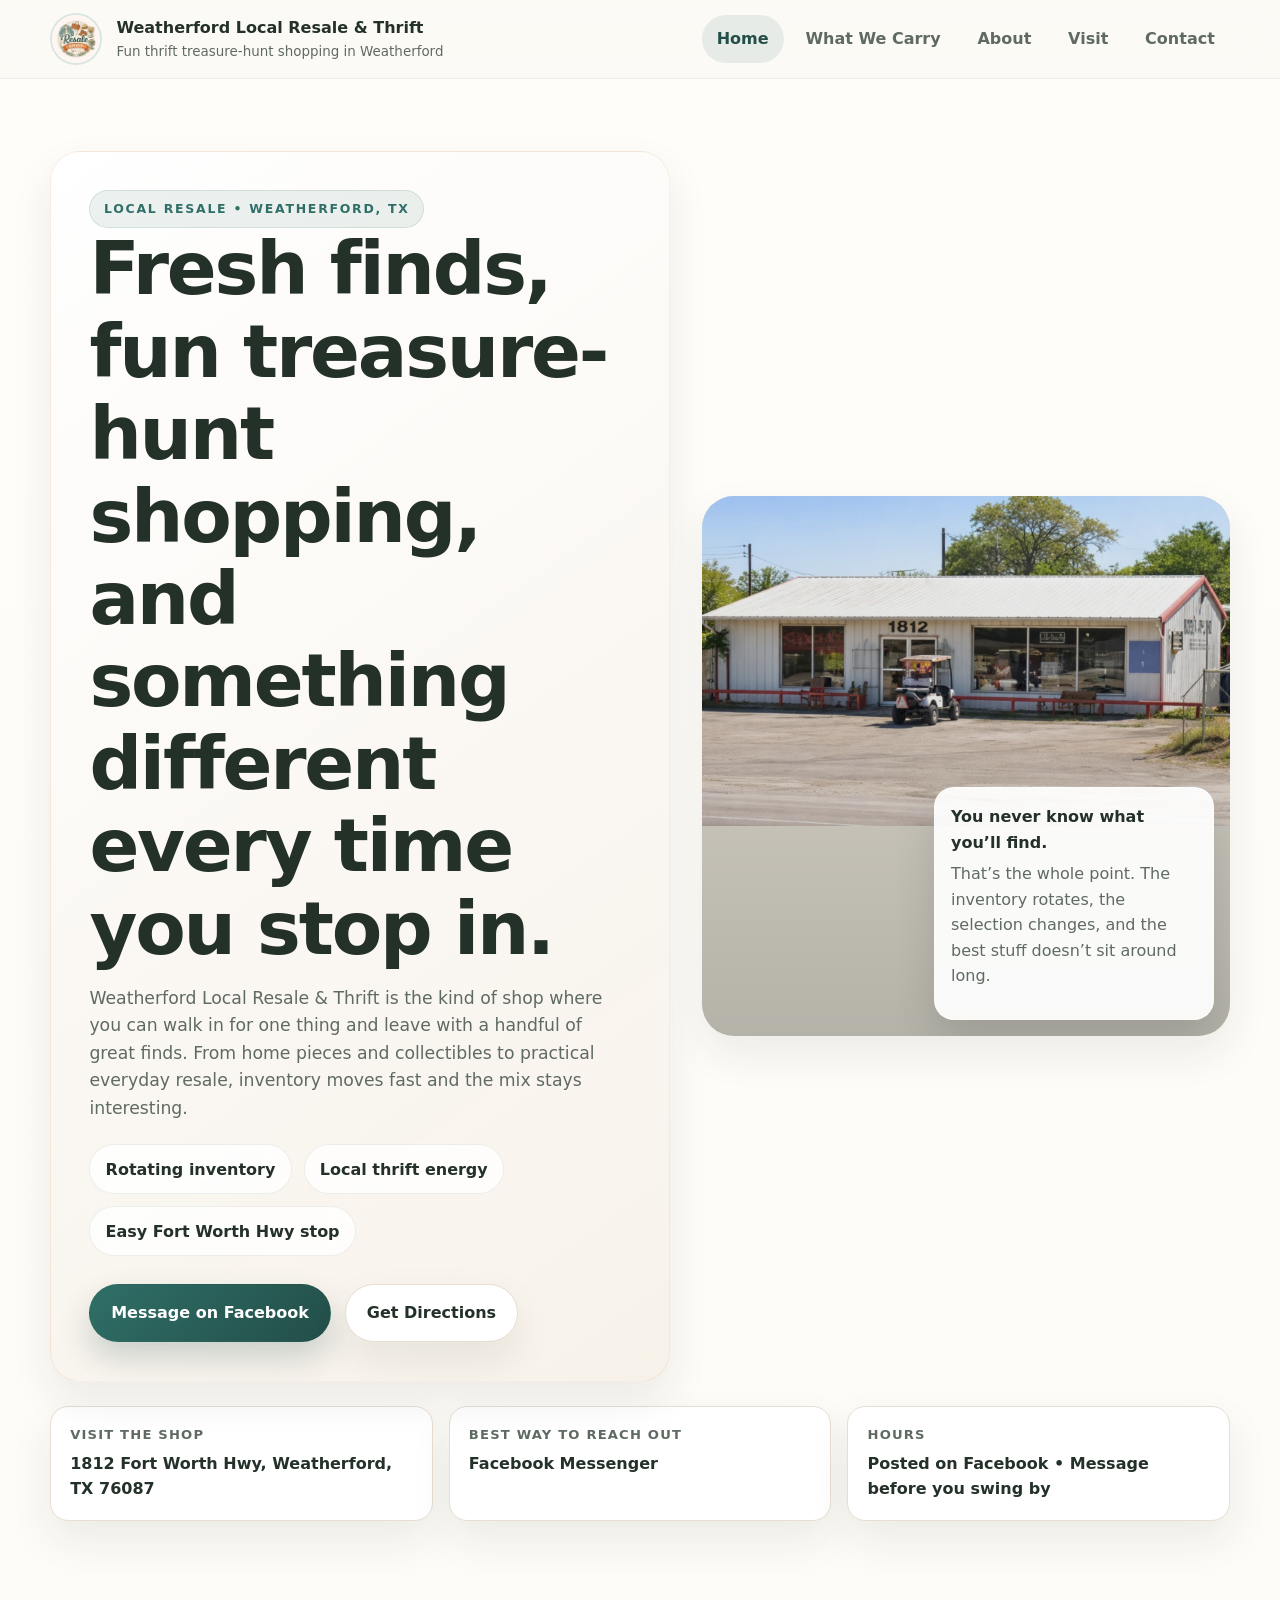
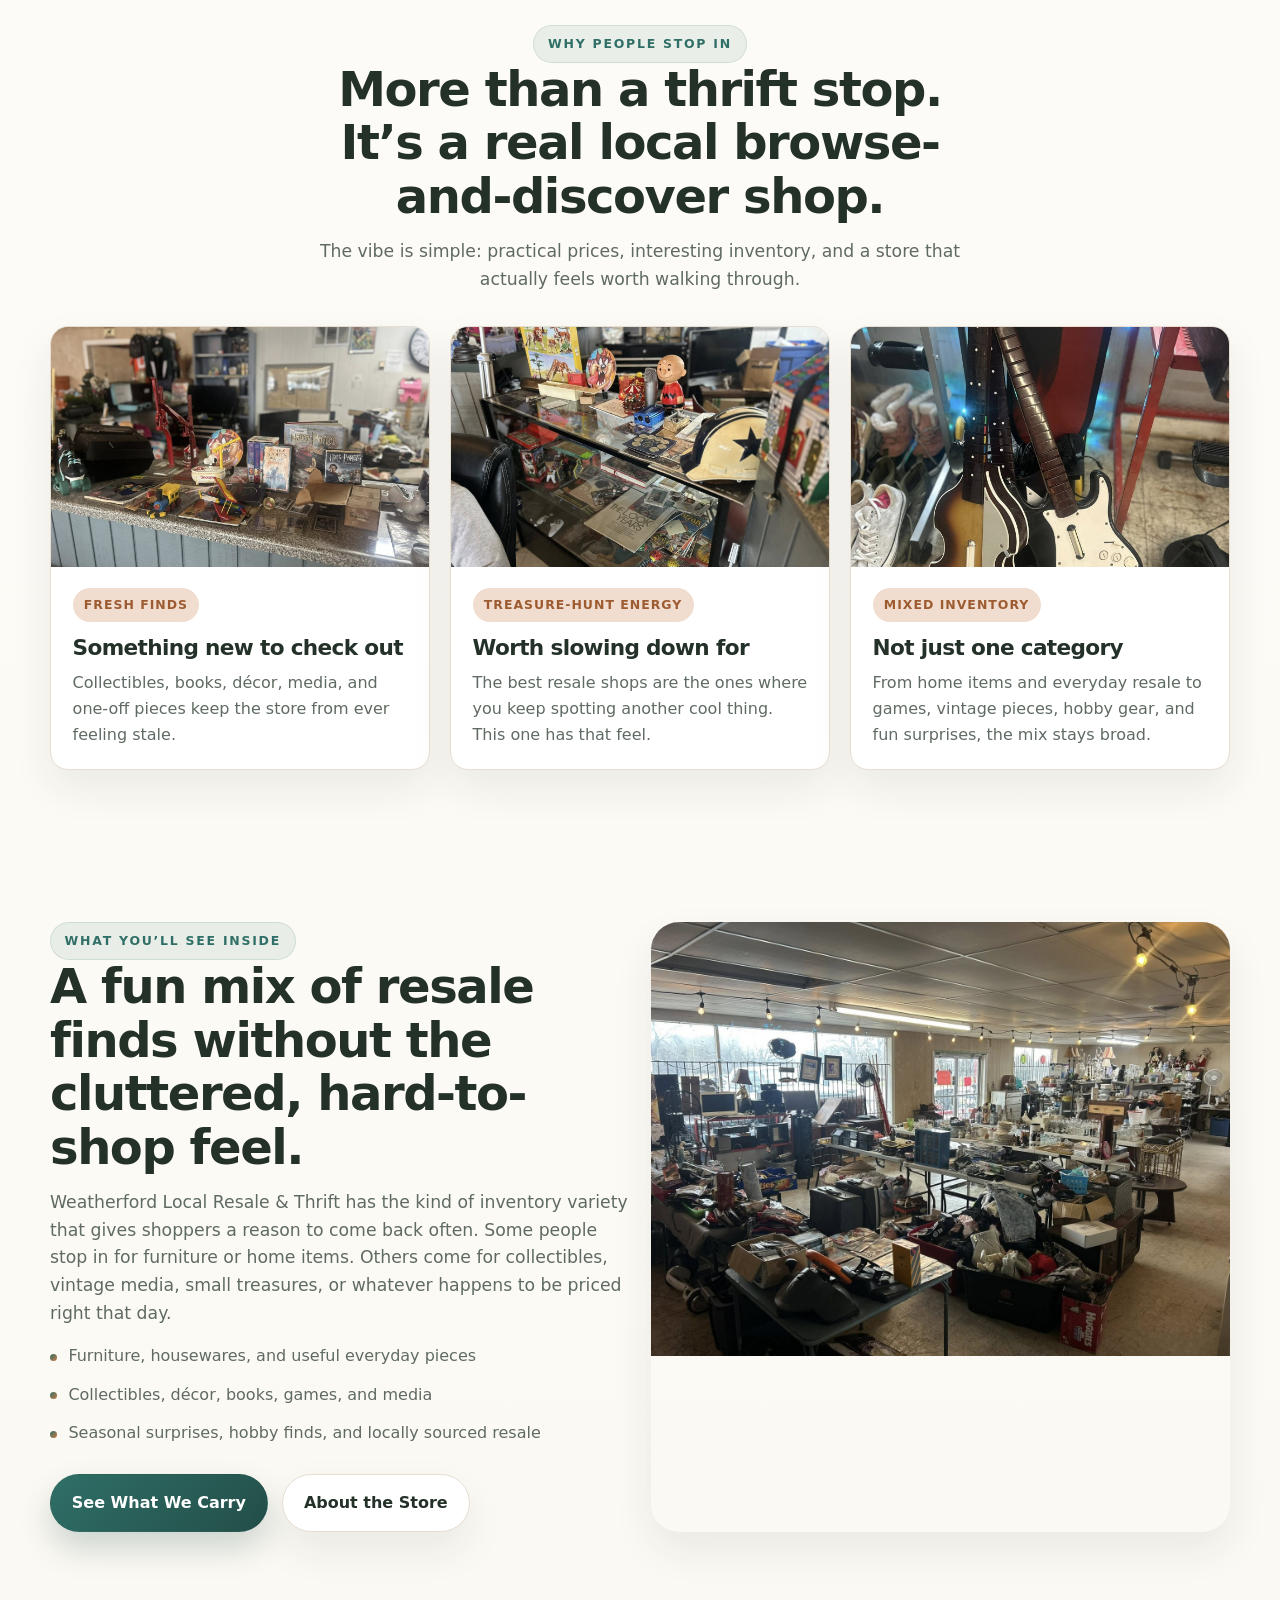
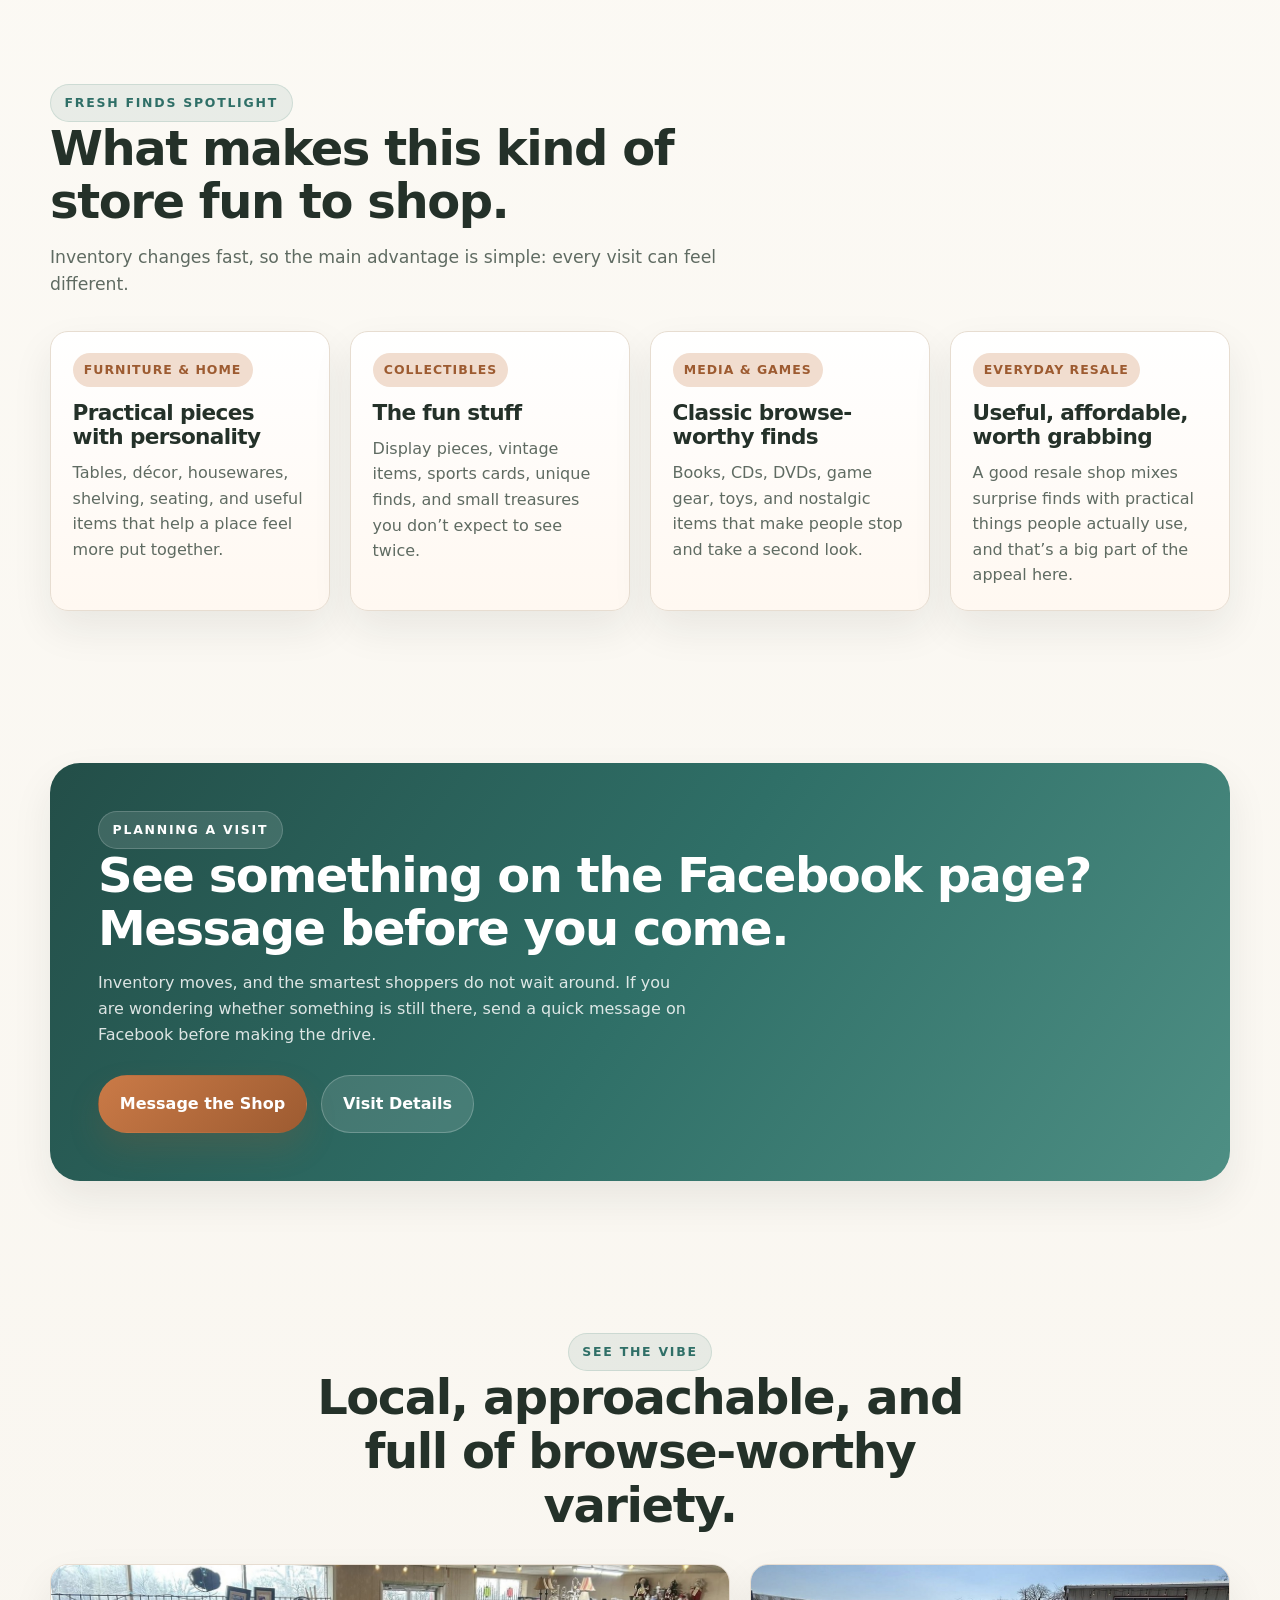
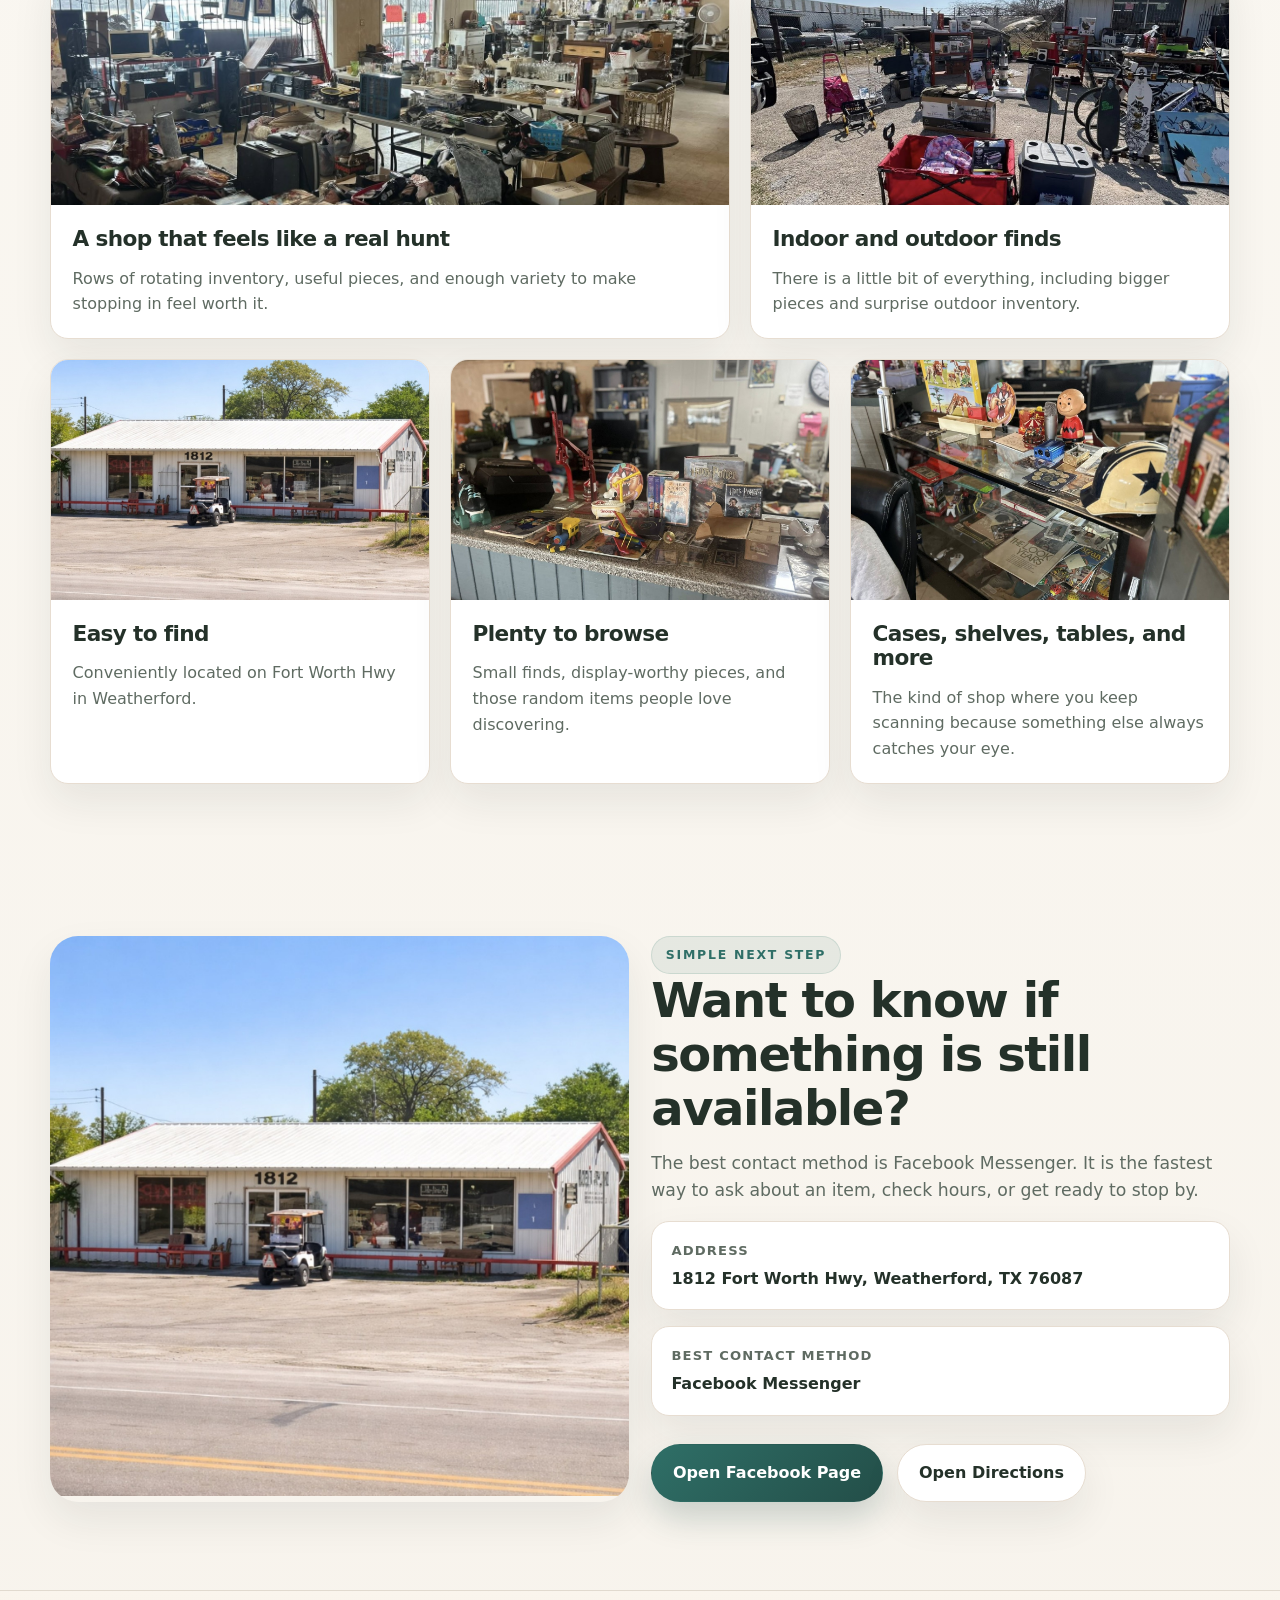
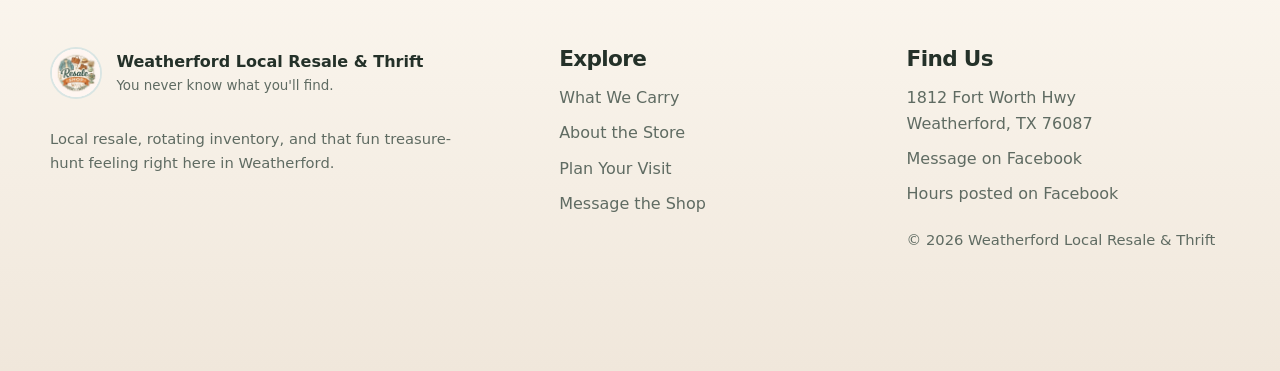
<file: index.html>
<!DOCTYPE html>
<html lang="en">
<head>
  <meta charset="UTF-8" />
  <meta name="viewport" content="width=device-width, initial-scale=1.0" />
  <title>Weatherford Local Resale & Thrift | Fresh Finds in Weatherford, TX</title>
  <meta name="description" content="Shop rotating thrift and resale finds at Weatherford Local Resale & Thrift in Weatherford, Texas. Furniture, décor, collectibles, everyday finds, and treasure-hunt shopping worth the stop." />
  <meta name="robots" content="index,follow" />
  <meta property="og:title" content="Weatherford Local Resale & Thrift | Fresh Finds in Weatherford, TX" />
  <meta property="og:description" content="Shop rotating thrift and resale finds at Weatherford Local Resale & Thrift in Weatherford, Texas. Furniture, décor, collectibles, everyday finds, and treasure-hunt shopping worth the stop." />
  <meta property="og:type" content="website" />
  <meta property="og:image" content="https://weatherfordlocalresale.rocksempirellc.com/assets/images/og-image.jpg" />
  <meta property="og:url" content="https://weatherfordlocalresale.rocksempirellc.com/" />
  <meta name="twitter:card" content="summary_large_image" />
  <link rel="canonical" href="https://weatherfordlocalresale.rocksempirellc.com/" />
  <link rel="icon" href="assets/images/logo.png" />
  <link rel="stylesheet" href="styles.css" />
  <!-- SEO suggestion: swap in confirmed business hours and a direct Messenger URL once available. -->
</head>
<body>
  
<header class="site-header">
  <div class="container site-header__inner">
    <a class="brand" href="index.html" aria-label="Weatherford Local Resale &amp; Thrift home">
      <img src="assets/images/logo.png" alt="Weatherford Local Resale &amp; Thrift logo" />
      <span class="brand__text">
        <span class="brand__name">Weatherford Local Resale &amp; Thrift</span>
        <span class="brand__tag">Fun thrift treasure-hunt shopping in Weatherford</span>
      </span>
    </a>

    <button class="nav-toggle" type="button" aria-label="Open navigation" aria-expanded="false" data-nav-toggle>
      <svg viewBox="0 0 24 24" fill="none" stroke="currentColor" stroke-width="2.2" stroke-linecap="round">
        <path d="M4 7h16M4 12h16M4 17h16"></path>
      </svg>
    </button>

    <nav class="site-nav" aria-label="Primary navigation" data-nav>
      <a href="index.html">Home</a>
      <a href="inventory.html">What We Carry</a>
      <a href="about.html">About</a>
      <a href="visit.html">Visit</a>
      <a href="contact.html">Contact</a>
    </nav>
  </div>
</header>


  <main>
    <section class="hero">
      <div class="container hero-grid">
        <div class="hero-card">
          <div class="hero-copy">
            <span class="eyebrow">Local resale • Weatherford, TX</span>
            <h1>Fresh finds, fun treasure-hunt shopping, and something different every time you stop in.</h1>
            <p class="lead">
              Weatherford Local Resale &amp; Thrift is the kind of shop where you can walk in for one thing and leave with a handful of great finds. From home pieces and collectibles to practical everyday resale, inventory moves fast and the mix stays interesting.
            </p>

            <div class="hero-badges">
              <span class="hero-badge">Rotating inventory</span>
              <span class="hero-badge">Local thrift energy</span>
              <span class="hero-badge">Easy Fort Worth Hwy stop</span>
            </div>

            <div class="btn-row">
              <a class="btn btn-primary" href="https://www.facebook.com/profile.php?id=61587956354387" target="_blank" rel="noopener">Message on Facebook</a>
              <a class="btn btn-secondary" href="https://www.google.com/maps/search/?api=1&query=1812+Fort+Worth+Hwy,+Weatherford,+TX+76087" target="_blank" rel="noopener">Get Directions</a>
            </div>
          </div>
        </div>

        <div class="hero-photo">
          <img src="assets/images/hero-storefront.jpg" alt="Storefront of Weatherford Local Resale &amp; Thrift on Fort Worth Highway" />
          <div class="floating-card">
            <strong>You never know what you’ll find.</strong>
            <p>
              That’s the whole point. The inventory rotates, the selection changes, and the best stuff doesn’t sit around long.
            </p>
          </div>
        </div>
      </div>

      <div class="container trust-strip">
        <div class="trust-grid">
          <div class="info-pill">
            <span>Visit the shop</span>
            <strong>1812 Fort Worth Hwy, Weatherford, TX 76087</strong>
          </div>
          <div class="info-pill">
            <span>Best way to reach out</span>
            <strong>Facebook Messenger</strong>
          </div>
          <div class="info-pill">
            <span>Hours</span>
            <strong>Posted on Facebook • Message before you swing by</strong>
          </div>
        </div>
      </div>
    </section>

    <section class="section section-tight">
      <div class="container">
        <div class="section-header centered">
          <span class="eyebrow">Why people stop in</span>
          <h2>More than a thrift stop. It’s a real local browse-and-discover shop.</h2>
          <p class="lead">
            The vibe is simple: practical prices, interesting inventory, and a store that actually feels worth walking through.
          </p>
        </div>

        <div class="card-grid-3">
          <article class="feature-card">
            <img src="assets/images/counter-collectibles.jpg" alt="Collectibles and books displayed on the shop counter" />
            <div class="feature-card__body">
              <span class="small-label">Fresh finds</span>
              <h3>Something new to check out</h3>
              <p>Collectibles, books, décor, media, and one-off pieces keep the store from ever feeling stale.</p>
            </div>
          </article>

          <article class="feature-card">
            <img src="assets/images/display-case.jpg" alt="Display case with collectibles inside the store" />
            <div class="feature-card__body">
              <span class="small-label">Treasure-hunt energy</span>
              <h3>Worth slowing down for</h3>
              <p>The best resale shops are the ones where you keep spotting another cool thing. This one has that feel.</p>
            </div>
          </article>

          <article class="feature-card">
            <img src="assets/images/guitar-corner.jpg" alt="Gaming guitars and boards inside the shop" />
            <div class="feature-card__body">
              <span class="small-label">Mixed inventory</span>
              <h3>Not just one category</h3>
              <p>From home items and everyday resale to games, vintage pieces, hobby gear, and fun surprises, the mix stays broad.</p>
            </div>
          </article>
        </div>
      </div>
    </section>

    <section class="section">
      <div class="container split-section">
        <div class="split-copy">
          <span class="eyebrow">What you’ll see inside</span>
          <h2>A fun mix of resale finds without the cluttered, hard-to-shop feel.</h2>
          <p class="lead">
            Weatherford Local Resale &amp; Thrift has the kind of inventory variety that gives shoppers a reason to come back often. Some people stop in for furniture or home items. Others come for collectibles, vintage media, small treasures, or whatever happens to be priced right that day.
          </p>
          <ul class="value-list">
            <li>Furniture, housewares, and useful everyday pieces</li>
            <li>Collectibles, décor, books, games, and media</li>
            <li>Seasonal surprises, hobby finds, and locally sourced resale</li>
          </ul>
          <div class="btn-row">
            <a class="btn btn-primary" href="inventory.html">See What We Carry</a>
            <a class="btn btn-secondary" href="about.html">About the Store</a>
          </div>
        </div>

        <div class="split-media">
          <img src="assets/images/interior-wide.jpg" alt="Wide interior view of Weatherford Local Resale &amp; Thrift" />
        </div>
      </div>
    </section>

    <section class="section section-tight">
      <div class="container">
        <div class="section-header">
          <span class="eyebrow">Fresh finds spotlight</span>
          <h2>What makes this kind of store fun to shop.</h2>
          <p class="lead">Inventory changes fast, so the main advantage is simple: every visit can feel different.</p>
        </div>

        <div class="card-grid-4">
          <article class="category-card">
            <div class="category-card__body">
              <span class="category-card__label">Furniture &amp; Home</span>
              <h3>Practical pieces with personality</h3>
              <p>Tables, décor, housewares, shelving, seating, and useful items that help a place feel more put together.</p>
            </div>
          </article>

          <article class="category-card">
            <div class="category-card__body">
              <span class="category-card__label">Collectibles</span>
              <h3>The fun stuff</h3>
              <p>Display pieces, vintage items, sports cards, unique finds, and small treasures you don’t expect to see twice.</p>
            </div>
          </article>

          <article class="category-card">
            <div class="category-card__body">
              <span class="category-card__label">Media &amp; Games</span>
              <h3>Classic browse-worthy finds</h3>
              <p>Books, CDs, DVDs, game gear, toys, and nostalgic items that make people stop and take a second look.</p>
            </div>
          </article>

          <article class="category-card">
            <div class="category-card__body">
              <span class="category-card__label">Everyday Resale</span>
              <h3>Useful, affordable, worth grabbing</h3>
              <p>A good resale shop mixes surprise finds with practical things people actually use, and that’s a big part of the appeal here.</p>
            </div>
          </article>
        </div>
      </div>
    </section>

    <section class="section">
      <div class="container banner">
        <span class="eyebrow" style="background: rgba(255,255,255,0.12); color: white; border-color: rgba(255,255,255,0.18);">Planning a visit</span>
        <h2>See something on the Facebook page? Message before you come.</h2>
        <p>
          Inventory moves, and the smartest shoppers do not wait around. If you are wondering whether something is still there, send a quick message on Facebook before making the drive.
        </p>
        <div class="btn-row">
          <a class="btn btn-accent" href="https://www.facebook.com/profile.php?id=61587956354387" target="_blank" rel="noopener">Message the Shop</a>
          <a class="btn btn-secondary" href="visit.html">Visit Details</a>
        </div>
      </div>
    </section>

    <section class="section section-tight">
      <div class="container">
        <div class="section-header centered">
          <span class="eyebrow">See the vibe</span>
          <h2>Local, approachable, and full of browse-worthy variety.</h2>
        </div>

        <div class="photo-grid">
          <article class="gallery-card">
            <img src="assets/images/interior-wide.jpg" alt="Inside the resale and thrift shop" />
            <div class="gallery-card__body">
              <h3>A shop that feels like a real hunt</h3>
              <p>Rows of rotating inventory, useful pieces, and enough variety to make stopping in feel worth it.</p>
            </div>
          </article>

          <article class="gallery-card">
            <img src="assets/images/outdoor-finds.jpg" alt="Outdoor sale area with resale items" />
            <div class="gallery-card__body">
              <h3>Indoor and outdoor finds</h3>
              <p>There is a little bit of everything, including bigger pieces and surprise outdoor inventory.</p>
            </div>
          </article>

          <article class="gallery-card">
            <img src="assets/images/storefront.jpg" alt="Front of Weatherford Local Resale &amp; Thrift" />
            <div class="gallery-card__body">
              <h3>Easy to find</h3>
              <p>Conveniently located on Fort Worth Hwy in Weatherford.</p>
            </div>
          </article>

          <article class="gallery-card">
            <img src="assets/images/counter-collectibles.jpg" alt="Counter display of collectibles and books" />
            <div class="gallery-card__body">
              <h3>Plenty to browse</h3>
              <p>Small finds, display-worthy pieces, and those random items people love discovering.</p>
            </div>
          </article>

          <article class="gallery-card">
            <img src="assets/images/display-case.jpg" alt="Display case with resale items" />
            <div class="gallery-card__body">
              <h3>Cases, shelves, tables, and more</h3>
              <p>The kind of shop where you keep scanning because something else always catches your eye.</p>
            </div>
          </article>
        </div>
      </div>
    </section>

    <section class="section">
      <div class="container split-section reverse">
        <div class="split-copy">
          <span class="eyebrow">Simple next step</span>
          <h2>Want to know if something is still available?</h2>
          <p class="lead">
            The best contact method is Facebook Messenger. It is the fastest way to ask about an item, check hours, or get ready to stop by.
          </p>
          <div class="location-stack">
            <div class="info-pill">
              <span>Address</span>
              <strong>1812 Fort Worth Hwy, Weatherford, TX 76087</strong>
            </div>
            <div class="info-pill">
              <span>Best contact method</span>
              <strong>Facebook Messenger</strong>
            </div>
          </div>
          <div class="btn-row">
            <a class="btn btn-primary" href="https://www.facebook.com/profile.php?id=61587956354387" target="_blank" rel="noopener">Open Facebook Page</a>
            <a class="btn btn-secondary" href="https://www.google.com/maps/search/?api=1&query=1812+Fort+Worth+Hwy,+Weatherford,+TX+76087" target="_blank" rel="noopener">Open Directions</a>
          </div>
        </div>

        <div class="split-media">
          <img src="assets/images/storefront.jpg" alt="Exterior storefront view" />
        </div>
      </div>
    </section>
  </main>

  
<footer class="site-footer">
  <div class="container footer-grid">
    <div class="footer-brand">
      <a class="brand" href="index.html">
        <img src="assets/images/logo.png" alt="Weatherford Local Resale &amp; Thrift logo" />
        <span class="brand__text">
          <span class="brand__name">Weatherford Local Resale &amp; Thrift</span>
          <span class="brand__tag">You never know what you'll find.</span>
        </span>
      </a>
      <p class="footer-note">
        Local resale, rotating inventory, and that fun treasure-hunt feeling right here in Weatherford.
      </p>
    </div>

    <div class="footer-links">
      <h3>Explore</h3>
      <a href="inventory.html">What We Carry</a>
      <a href="about.html">About the Store</a>
      <a href="visit.html">Plan Your Visit</a>
      <a href="contact.html">Message the Shop</a>
    </div>

    <div class="footer-links">
      <h3>Find Us</h3>
      <a href="https://www.google.com/maps/search/?api=1&query=1812+Fort+Worth+Hwy,+Weatherford,+TX+76087" target="_blank" rel="noopener">1812 Fort Worth Hwy<br />Weatherford, TX 76087</a>
      <a href="https://www.facebook.com/profile.php?id=61587956354387" target="_blank" rel="noopener">Message on Facebook</a>
      <a href="visit.html">Hours posted on Facebook</a>
      <p class="footer-note">© <span data-year></span> Weatherford Local Resale &amp; Thrift</p>
    </div>
  </div>
</footer>

<div class="mobile-action-bar" aria-label="Quick actions">
  <a href="https://www.google.com/maps/search/?api=1&query=1812+Fort+Worth+Hwy,+Weatherford,+TX+76087" target="_blank" rel="noopener">Directions</a>
  <a class="primary" href="https://www.facebook.com/profile.php?id=61587956354387" target="_blank" rel="noopener">Message</a>
  <a href="visit.html">Visit Info</a>
</div>

<script src="main.js"></script>


  <script type="application/ld+json">
  {
    "@context": "https://schema.org",
    "@type": "Store",
    "name": "Weatherford Local Resale & Thrift",
    "image": "https://weatherfordlocalresale.rocksempirellc.com/assets/images/og-image.jpg",
    "url": "https://weatherfordlocalresale.rocksempirellc.com/",
    "sameAs": ["https://www.facebook.com/profile.php?id=61587956354387"],
    "address": {
      "@type": "PostalAddress",
      "streetAddress": "1812 Fort Worth Hwy",
      "addressLocality": "Weatherford",
      "addressRegion": "TX",
      "postalCode": "76087",
      "addressCountry": "US"
    },
    "priceRange": "$"
  }
  </script>
</body>
</html>
</file>
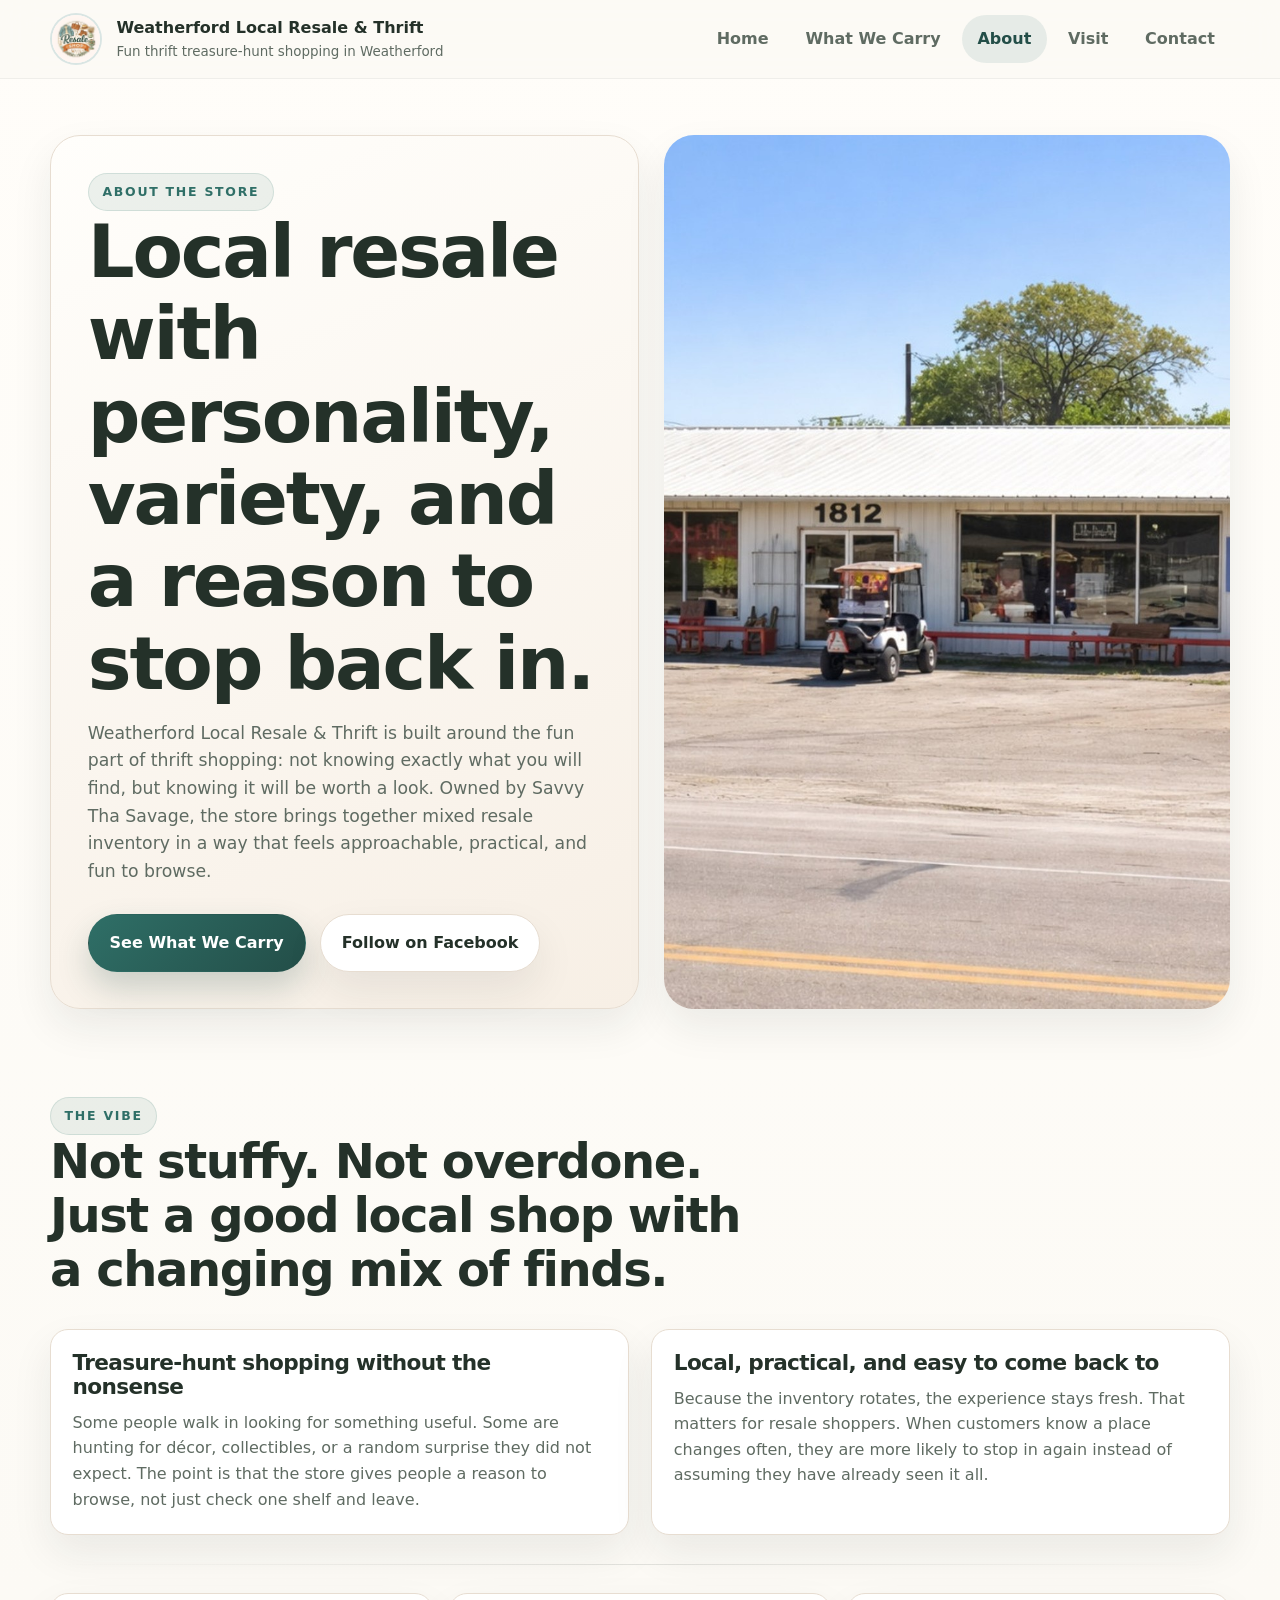
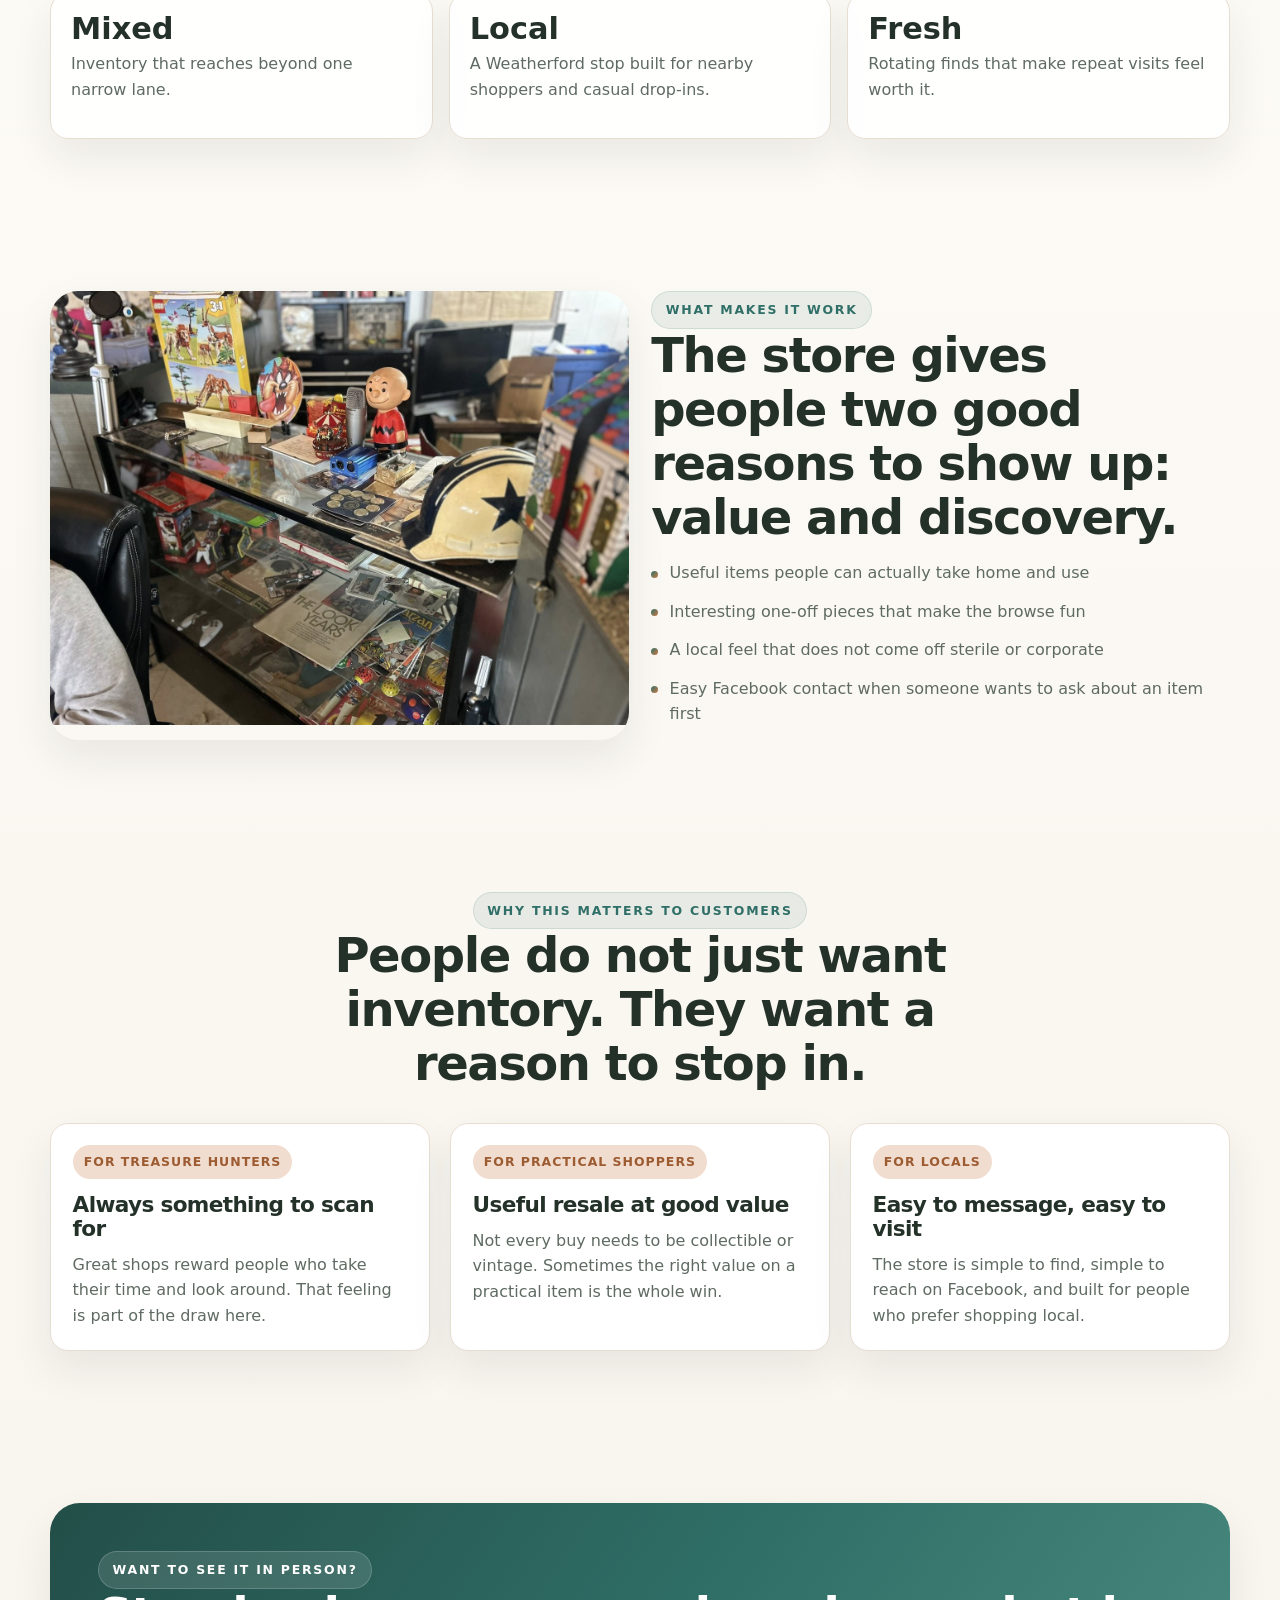
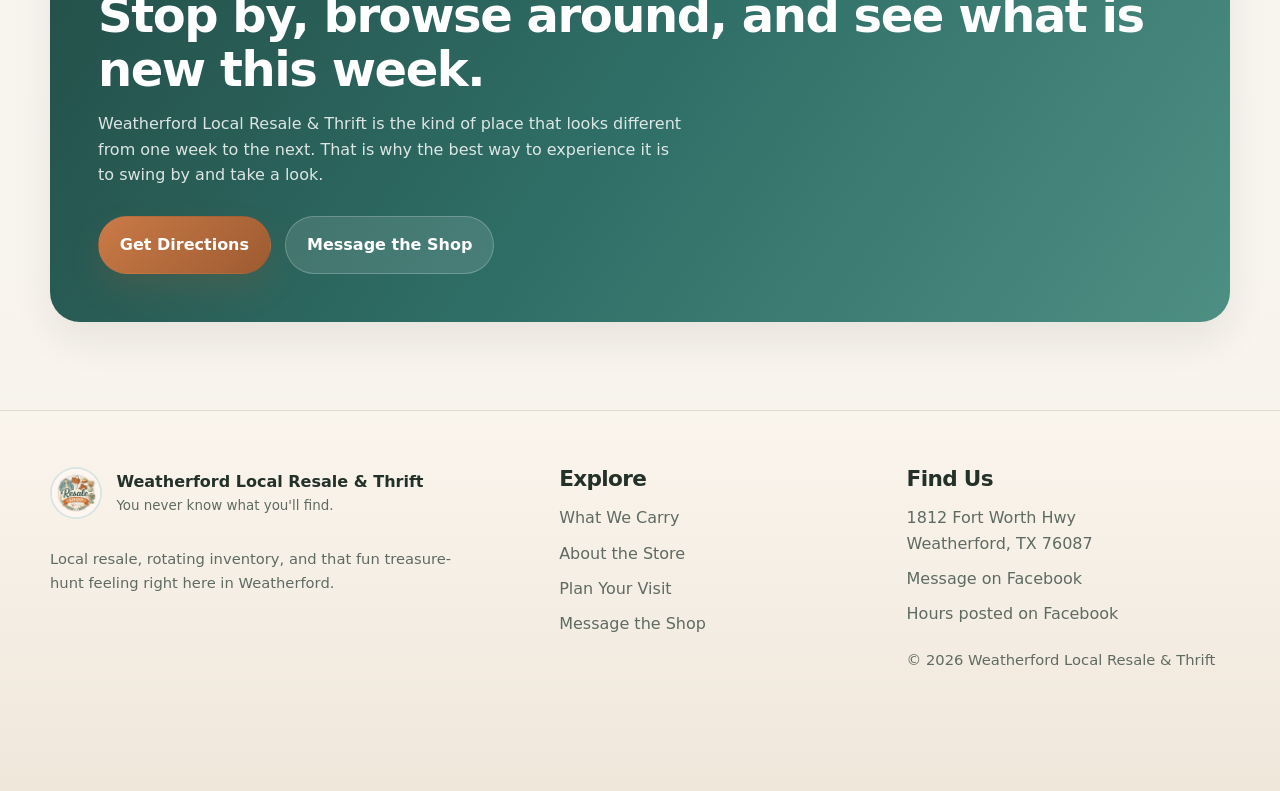
<file: about.html>
<!DOCTYPE html>
<html lang="en">
<head>
  <meta charset="UTF-8" />
  <meta name="viewport" content="width=device-width, initial-scale=1.0" />
  <title>About | Weatherford Local Resale & Thrift</title>
  <meta name="description" content="Learn more about Weatherford Local Resale & Thrift — a local Weatherford resale shop built around rotating inventory, practical value, and fun treasure-hunt shopping." />
  <meta name="robots" content="index,follow" />
  <meta property="og:title" content="About | Weatherford Local Resale & Thrift" />
  <meta property="og:description" content="Learn more about Weatherford Local Resale & Thrift — a local Weatherford resale shop built around rotating inventory, practical value, and fun treasure-hunt shopping." />
  <meta property="og:type" content="website" />
  <meta property="og:image" content="https://weatherfordlocalresale.rocksempirellc.com/assets/images/og-image.jpg" />
  <meta property="og:url" content="https://weatherfordlocalresale.rocksempirellc.com/about.html" />
  <meta name="twitter:card" content="summary_large_image" />
  <link rel="canonical" href="https://weatherfordlocalresale.rocksempirellc.com/about.html" />
  <link rel="icon" href="assets/images/logo.png" />
  <link rel="stylesheet" href="styles.css" />
  <!-- SEO suggestion: swap in confirmed business hours and a direct Messenger URL once available. -->
</head>
<body>
  
<header class="site-header">
  <div class="container site-header__inner">
    <a class="brand" href="index.html" aria-label="Weatherford Local Resale &amp; Thrift home">
      <img src="assets/images/logo.png" alt="Weatherford Local Resale &amp; Thrift logo" />
      <span class="brand__text">
        <span class="brand__name">Weatherford Local Resale &amp; Thrift</span>
        <span class="brand__tag">Fun thrift treasure-hunt shopping in Weatherford</span>
      </span>
    </a>

    <button class="nav-toggle" type="button" aria-label="Open navigation" aria-expanded="false" data-nav-toggle>
      <svg viewBox="0 0 24 24" fill="none" stroke="currentColor" stroke-width="2.2" stroke-linecap="round">
        <path d="M4 7h16M4 12h16M4 17h16"></path>
      </svg>
    </button>

    <nav class="site-nav" aria-label="Primary navigation" data-nav>
      <a href="index.html">Home</a>
      <a href="inventory.html">What We Carry</a>
      <a href="about.html">About</a>
      <a href="visit.html">Visit</a>
      <a href="contact.html">Contact</a>
    </nav>
  </div>
</header>


  <main>
    <section class="page-hero">
      <div class="container page-hero__grid">
        <div class="page-hero__panel">
          <span class="eyebrow">About the store</span>
          <h1>Local resale with personality, variety, and a reason to stop back in.</h1>
          <p class="lead">
            Weatherford Local Resale &amp; Thrift is built around the fun part of thrift shopping: not knowing exactly what you will find, but knowing it will be worth a look. Owned by Savvy Tha Savage, the store brings together mixed resale inventory in a way that feels approachable, practical, and fun to browse.
          </p>
          <div class="btn-row">
            <a class="btn btn-primary" href="inventory.html">See What We Carry</a>
            <a class="btn btn-secondary" href="https://www.facebook.com/profile.php?id=61587956354387" target="_blank" rel="noopener">Follow on Facebook</a>
          </div>
        </div>

        <div class="page-hero__media">
          <img src="assets/images/storefront.jpg" alt="Outside of Weatherford Local Resale &amp; Thrift" />
        </div>
      </div>
    </section>

    <section class="section section-tight">
      <div class="container">
        <div class="section-header">
          <span class="eyebrow">The vibe</span>
          <h2>Not stuffy. Not overdone. Just a good local shop with a changing mix of finds.</h2>
        </div>

        <div class="text-columns">
          <div class="content-card">
            <div class="content-card__body">
              <h3>Treasure-hunt shopping without the nonsense</h3>
              <p>
                Some people walk in looking for something useful. Some are hunting for décor, collectibles, or a random surprise they did not expect. The point is that the store gives people a reason to browse, not just check one shelf and leave.
              </p>
            </div>
          </div>

          <div class="content-card">
            <div class="content-card__body">
              <h3>Local, practical, and easy to come back to</h3>
              <p>
                Because the inventory rotates, the experience stays fresh. That matters for resale shoppers. When customers know a place changes often, they are more likely to stop in again instead of assuming they have already seen it all.
              </p>
            </div>
          </div>
        </div>

        <div class="divider"></div>

        <div class="stats-band">
          <div class="stat-box">
            <strong>Mixed</strong>
            <p>Inventory that reaches beyond one narrow lane.</p>
          </div>
          <div class="stat-box">
            <strong>Local</strong>
            <p>A Weatherford stop built for nearby shoppers and casual drop-ins.</p>
          </div>
          <div class="stat-box">
            <strong>Fresh</strong>
            <p>Rotating finds that make repeat visits feel worth it.</p>
          </div>
        </div>
      </div>
    </section>

    <section class="section">
      <div class="container split-section">
        <div class="split-media">
          <img src="assets/images/display-case.jpg" alt="Display case full of resale items" />
        </div>
        <div class="split-copy">
          <span class="eyebrow">What makes it work</span>
          <h2>The store gives people two good reasons to show up: value and discovery.</h2>
          <ul class="value-list">
            <li>Useful items people can actually take home and use</li>
            <li>Interesting one-off pieces that make the browse fun</li>
            <li>A local feel that does not come off sterile or corporate</li>
            <li>Easy Facebook contact when someone wants to ask about an item first</li>
          </ul>
        </div>
      </div>
    </section>

    <section class="section section-tight">
      <div class="container">
        <div class="section-header centered">
          <span class="eyebrow">Why this matters to customers</span>
          <h2>People do not just want inventory. They want a reason to stop in.</h2>
        </div>

        <div class="card-grid-3">
          <article class="step-card">
            <div class="step-card__body">
              <span class="small-label">For treasure hunters</span>
              <h3>Always something to scan for</h3>
              <p>Great shops reward people who take their time and look around. That feeling is part of the draw here.</p>
            </div>
          </article>

          <article class="step-card">
            <div class="step-card__body">
              <span class="small-label">For practical shoppers</span>
              <h3>Useful resale at good value</h3>
              <p>Not every buy needs to be collectible or vintage. Sometimes the right value on a practical item is the whole win.</p>
            </div>
          </article>

          <article class="step-card">
            <div class="step-card__body">
              <span class="small-label">For locals</span>
              <h3>Easy to message, easy to visit</h3>
              <p>The store is simple to find, simple to reach on Facebook, and built for people who prefer shopping local.</p>
            </div>
          </article>
        </div>
      </div>
    </section>

    <section class="section">
      <div class="container banner">
        <span class="eyebrow" style="background: rgba(255,255,255,0.12); color: white; border-color: rgba(255,255,255,0.18);">Want to see it in person?</span>
        <h2>Stop by, browse around, and see what is new this week.</h2>
        <p>
          Weatherford Local Resale &amp; Thrift is the kind of place that looks different from one week to the next. That is why the best way to experience it is to swing by and take a look.
        </p>
        <div class="btn-row">
          <a class="btn btn-accent" href="https://www.google.com/maps/search/?api=1&query=1812+Fort+Worth+Hwy,+Weatherford,+TX+76087" target="_blank" rel="noopener">Get Directions</a>
          <a class="btn btn-secondary" href="https://www.facebook.com/profile.php?id=61587956354387" target="_blank" rel="noopener">Message the Shop</a>
        </div>
      </div>
    </section>
  </main>

  
<footer class="site-footer">
  <div class="container footer-grid">
    <div class="footer-brand">
      <a class="brand" href="index.html">
        <img src="assets/images/logo.png" alt="Weatherford Local Resale &amp; Thrift logo" />
        <span class="brand__text">
          <span class="brand__name">Weatherford Local Resale &amp; Thrift</span>
          <span class="brand__tag">You never know what you'll find.</span>
        </span>
      </a>
      <p class="footer-note">
        Local resale, rotating inventory, and that fun treasure-hunt feeling right here in Weatherford.
      </p>
    </div>

    <div class="footer-links">
      <h3>Explore</h3>
      <a href="inventory.html">What We Carry</a>
      <a href="about.html">About the Store</a>
      <a href="visit.html">Plan Your Visit</a>
      <a href="contact.html">Message the Shop</a>
    </div>

    <div class="footer-links">
      <h3>Find Us</h3>
      <a href="https://www.google.com/maps/search/?api=1&query=1812+Fort+Worth+Hwy,+Weatherford,+TX+76087" target="_blank" rel="noopener">1812 Fort Worth Hwy<br />Weatherford, TX 76087</a>
      <a href="https://www.facebook.com/profile.php?id=61587956354387" target="_blank" rel="noopener">Message on Facebook</a>
      <a href="visit.html">Hours posted on Facebook</a>
      <p class="footer-note">© <span data-year></span> Weatherford Local Resale &amp; Thrift</p>
    </div>
  </div>
</footer>

<div class="mobile-action-bar" aria-label="Quick actions">
  <a href="https://www.google.com/maps/search/?api=1&query=1812+Fort+Worth+Hwy,+Weatherford,+TX+76087" target="_blank" rel="noopener">Directions</a>
  <a class="primary" href="https://www.facebook.com/profile.php?id=61587956354387" target="_blank" rel="noopener">Message</a>
  <a href="visit.html">Visit Info</a>
</div>

<script src="main.js"></script>

</body>
</html>
</file>
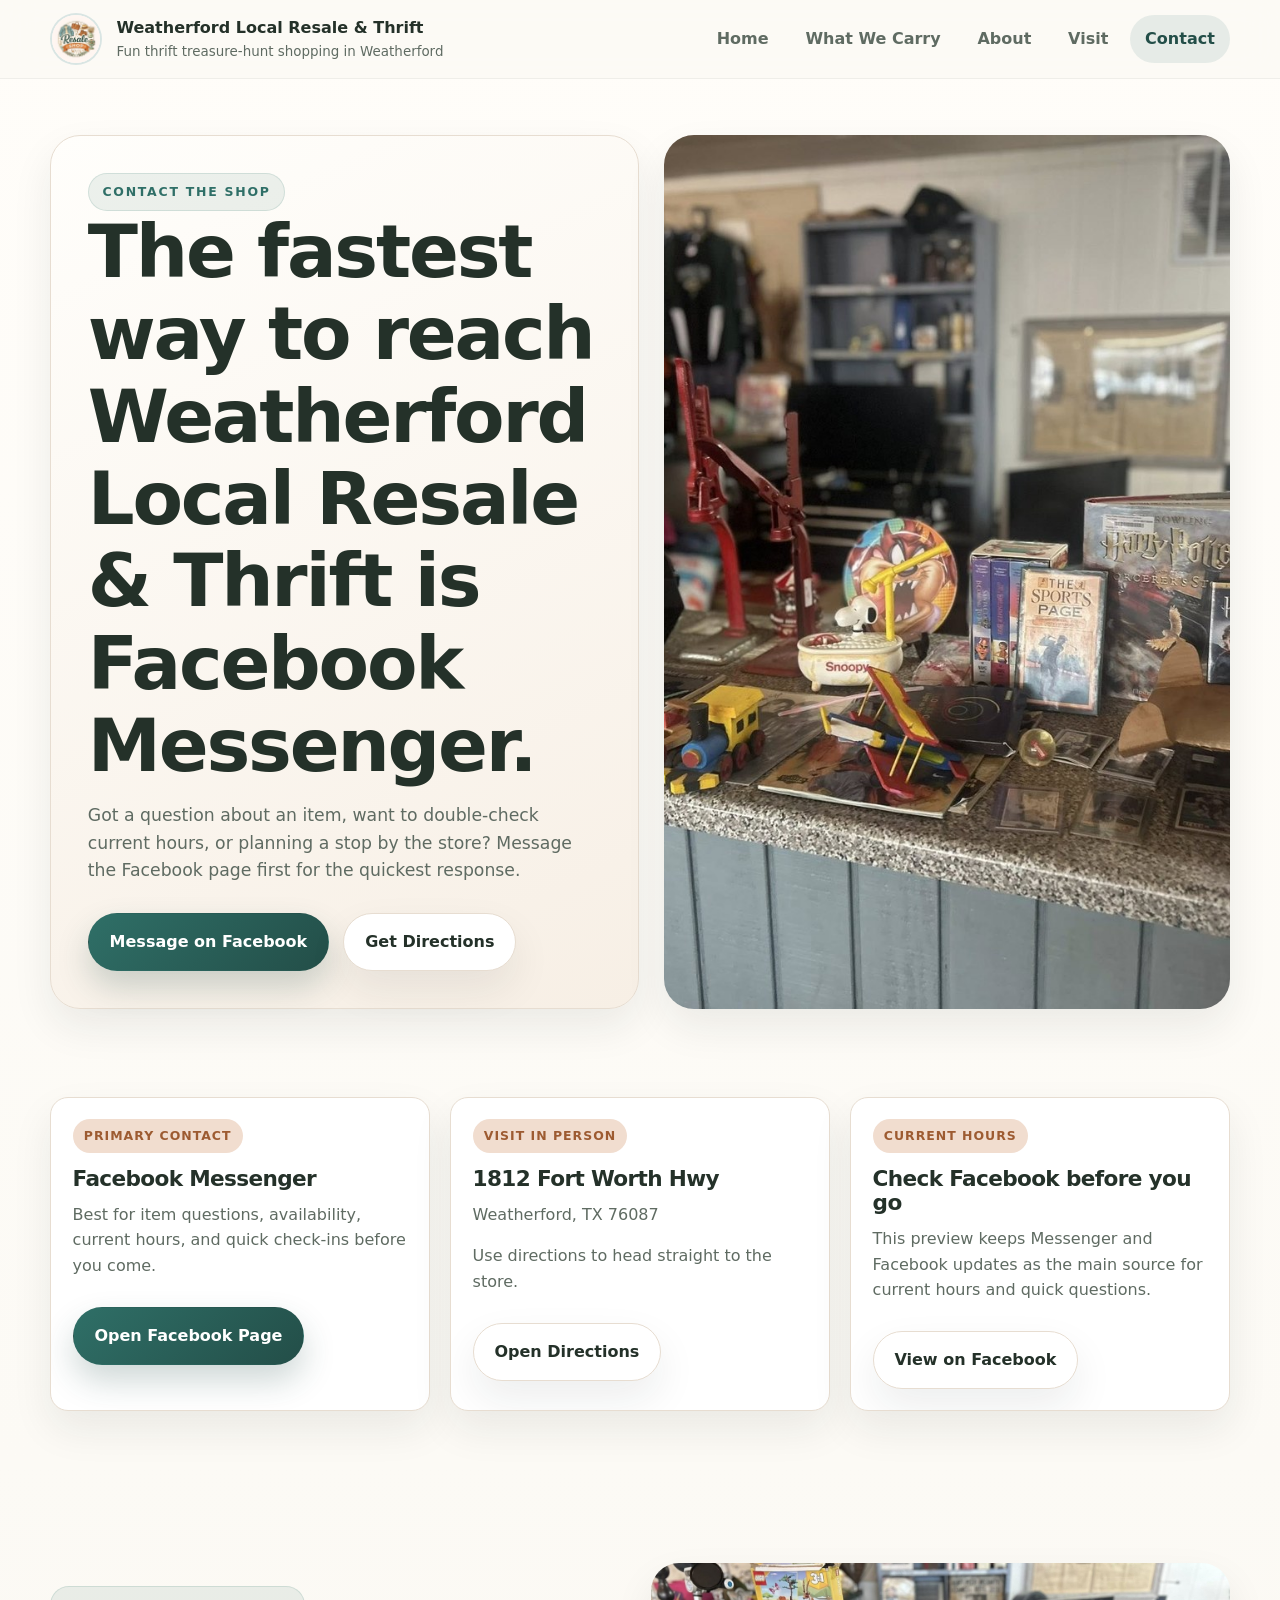
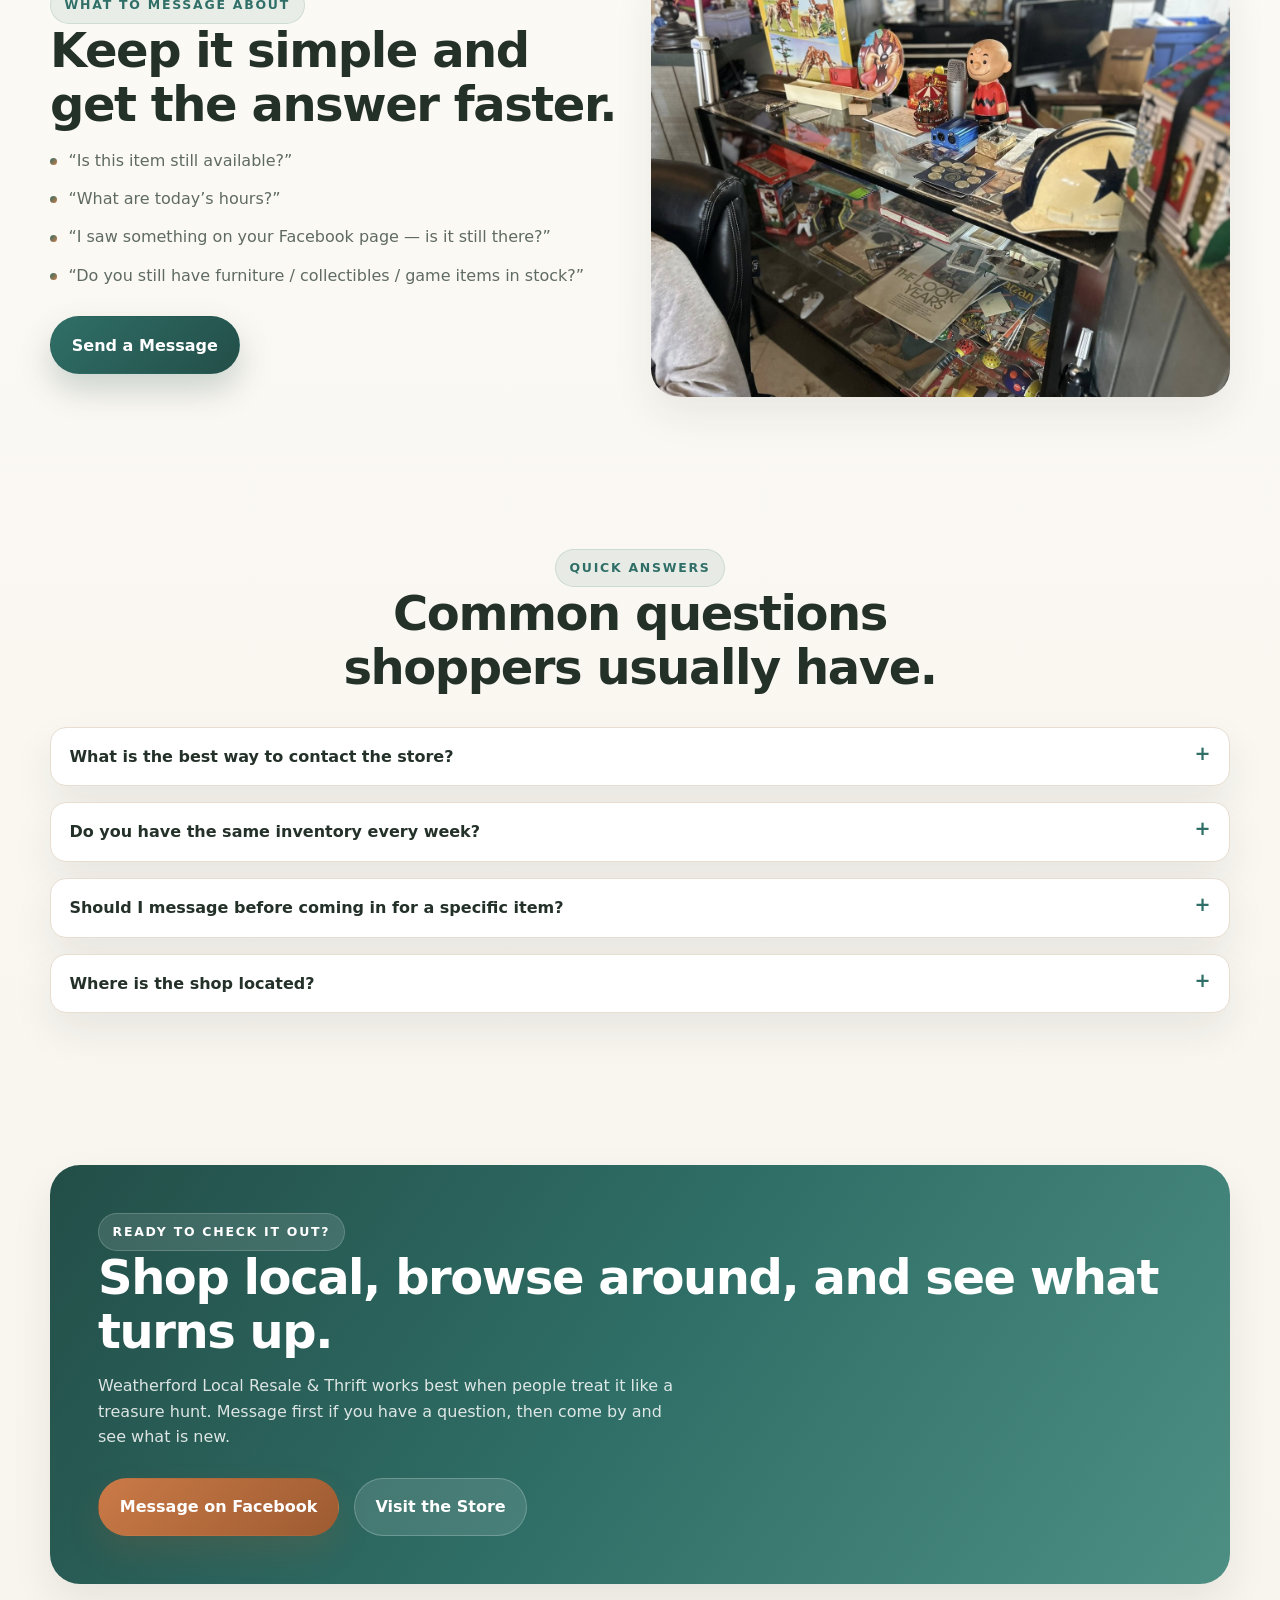
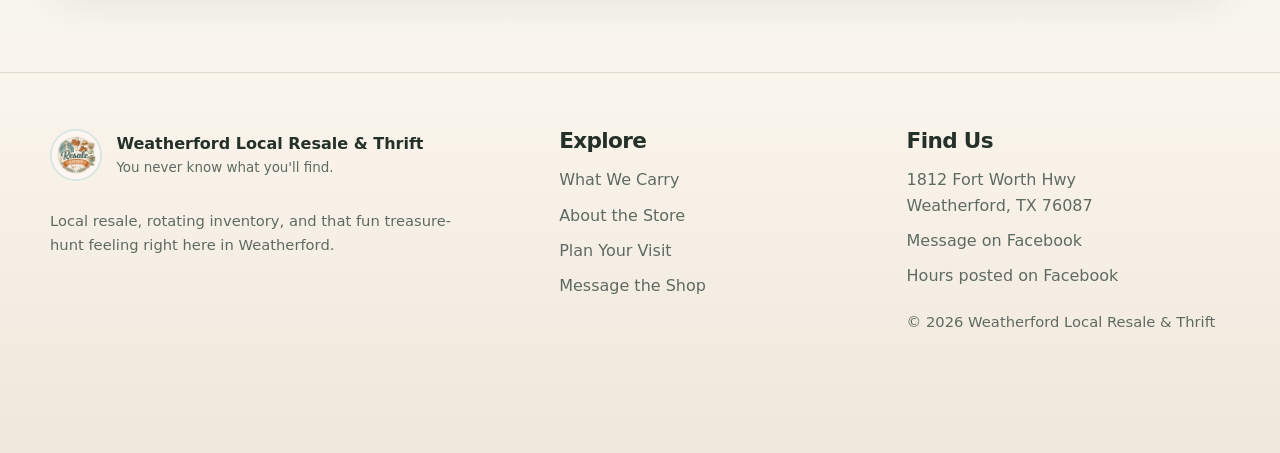
<file: contact.html>
<!DOCTYPE html>
<html lang="en">
<head>
  <meta charset="UTF-8" />
  <meta name="viewport" content="width=device-width, initial-scale=1.0" />
  <title>Contact | Weatherford Local Resale & Thrift</title>
  <meta name="description" content="Contact Weatherford Local Resale & Thrift through Facebook Messenger, get directions to the shop, and plan your next visit in Weatherford, TX." />
  <meta name="robots" content="index,follow" />
  <meta property="og:title" content="Contact | Weatherford Local Resale & Thrift" />
  <meta property="og:description" content="Contact Weatherford Local Resale & Thrift through Facebook Messenger, get directions to the shop, and plan your next visit in Weatherford, TX." />
  <meta property="og:type" content="website" />
  <meta property="og:image" content="https://weatherfordlocalresale.rocksempirellc.com/assets/images/og-image.jpg" />
  <meta property="og:url" content="https://weatherfordlocalresale.rocksempirellc.com/contact.html" />
  <meta name="twitter:card" content="summary_large_image" />
  <link rel="canonical" href="https://weatherfordlocalresale.rocksempirellc.com/contact.html" />
  <link rel="icon" href="assets/images/logo.png" />
  <link rel="stylesheet" href="styles.css" />
  <!-- SEO suggestion: swap in confirmed business hours and a direct Messenger URL once available. -->
</head>
<body>
  
<header class="site-header">
  <div class="container site-header__inner">
    <a class="brand" href="index.html" aria-label="Weatherford Local Resale &amp; Thrift home">
      <img src="assets/images/logo.png" alt="Weatherford Local Resale &amp; Thrift logo" />
      <span class="brand__text">
        <span class="brand__name">Weatherford Local Resale &amp; Thrift</span>
        <span class="brand__tag">Fun thrift treasure-hunt shopping in Weatherford</span>
      </span>
    </a>

    <button class="nav-toggle" type="button" aria-label="Open navigation" aria-expanded="false" data-nav-toggle>
      <svg viewBox="0 0 24 24" fill="none" stroke="currentColor" stroke-width="2.2" stroke-linecap="round">
        <path d="M4 7h16M4 12h16M4 17h16"></path>
      </svg>
    </button>

    <nav class="site-nav" aria-label="Primary navigation" data-nav>
      <a href="index.html">Home</a>
      <a href="inventory.html">What We Carry</a>
      <a href="about.html">About</a>
      <a href="visit.html">Visit</a>
      <a href="contact.html">Contact</a>
    </nav>
  </div>
</header>


  <main>
    <section class="page-hero">
      <div class="container page-hero__grid">
        <div class="page-hero__panel">
          <span class="eyebrow">Contact the shop</span>
          <h1>The fastest way to reach Weatherford Local Resale &amp; Thrift is Facebook Messenger.</h1>
          <p class="lead">
            Got a question about an item, want to double-check current hours, or planning a stop by the store? Message the Facebook page first for the quickest response.
          </p>
          <div class="btn-row">
            <a class="btn btn-primary" href="https://www.facebook.com/profile.php?id=61587956354387" target="_blank" rel="noopener">Message on Facebook</a>
            <a class="btn btn-secondary" href="https://www.google.com/maps/search/?api=1&query=1812+Fort+Worth+Hwy,+Weatherford,+TX+76087" target="_blank" rel="noopener">Get Directions</a>
          </div>
        </div>

        <div class="page-hero__media">
          <img src="assets/images/counter-collectibles.jpg" alt="Collectibles and counter display inside the store" />
        </div>
      </div>
    </section>

    <section class="section section-tight">
      <div class="container">
        <div class="contact-grid">
          <article class="contact-card">
            <div class="contact-card__body">
              <span class="small-label">Primary contact</span>
              <h3>Facebook Messenger</h3>
              <p>Best for item questions, availability, current hours, and quick check-ins before you come.</p>
              <div class="btn-row">
                <a class="btn btn-primary" href="https://www.facebook.com/profile.php?id=61587956354387" target="_blank" rel="noopener">Open Facebook Page</a>
              </div>
            </div>
          </article>

          <article class="contact-card">
            <div class="contact-card__body">
              <span class="small-label">Visit in person</span>
              <h3>1812 Fort Worth Hwy</h3>
              <p>Weatherford, TX 76087</p>
              <p>Use directions to head straight to the store.</p>
              <div class="btn-row">
                <a class="btn btn-secondary" href="https://www.google.com/maps/search/?api=1&query=1812+Fort+Worth+Hwy,+Weatherford,+TX+76087" target="_blank" rel="noopener">Open Directions</a>
              </div>
            </div>
          </article>

          <article class="contact-card">
            <div class="contact-card__body">
              <span class="small-label">Current hours</span>
              <h3>Check Facebook before you go</h3>
              <p>This preview keeps Messenger and Facebook updates as the main source for current hours and quick questions.</p>
              <div class="btn-row">
                <a class="btn btn-secondary" href="https://www.facebook.com/profile.php?id=61587956354387" target="_blank" rel="noopener">View on Facebook</a>
              </div>
            </div>
          </article>
        </div>
      </div>
    </section>

    <section class="section">
      <div class="container split-section">
        <div class="split-copy">
          <span class="eyebrow">What to message about</span>
          <h2>Keep it simple and get the answer faster.</h2>
          <ul class="icon-list">
            <li>“Is this item still available?”</li>
            <li>“What are today’s hours?”</li>
            <li>“I saw something on your Facebook page — is it still there?”</li>
            <li>“Do you still have furniture / collectibles / game items in stock?”</li>
          </ul>
          <div class="btn-row">
            <a class="btn btn-primary" href="https://www.facebook.com/profile.php?id=61587956354387" target="_blank" rel="noopener">Send a Message</a>
          </div>
        </div>

        <div class="split-media">
          <img src="assets/images/display-case.jpg" alt="Display case and small collectibles at the store" />
        </div>
      </div>
    </section>

    <section class="section section-tight">
      <div class="container">
        <div class="section-header centered">
          <span class="eyebrow">Quick answers</span>
          <h2>Common questions shoppers usually have.</h2>
        </div>

        <details>
          <summary>What is the best way to contact the store?</summary>
          <p>Facebook Messenger is the main contact option and the best place to ask about items, hours, or a planned visit.</p>
        </details>

        <details>
          <summary>Do you have the same inventory every week?</summary>
          <p>No. The appeal of the shop is the rotating mix. Inventory changes regularly, so there is usually something different to look through.</p>
        </details>

        <details>
          <summary>Should I message before coming in for a specific item?</summary>
          <p>Yes. If you saw something online and do not want to make the drive for no reason, messaging first is the smartest move.</p>
        </details>

        <details>
          <summary>Where is the shop located?</summary>
          <p>Weatherford Local Resale &amp; Thrift is located at 1812 Fort Worth Hwy, Weatherford, TX 76087.</p>
        </details>
      </div>
    </section>

    <section class="section">
      <div class="container banner">
        <span class="eyebrow" style="background: rgba(255,255,255,0.12); color: white; border-color: rgba(255,255,255,0.18);">Ready to check it out?</span>
        <h2>Shop local, browse around, and see what turns up.</h2>
        <p>
          Weatherford Local Resale &amp; Thrift works best when people treat it like a treasure hunt. Message first if you have a question, then come by and see what is new.
        </p>
        <div class="btn-row">
          <a class="btn btn-accent" href="https://www.facebook.com/profile.php?id=61587956354387" target="_blank" rel="noopener">Message on Facebook</a>
          <a class="btn btn-secondary" href="visit.html">Visit the Store</a>
        </div>
      </div>
    </section>
  </main>

  
<footer class="site-footer">
  <div class="container footer-grid">
    <div class="footer-brand">
      <a class="brand" href="index.html">
        <img src="assets/images/logo.png" alt="Weatherford Local Resale &amp; Thrift logo" />
        <span class="brand__text">
          <span class="brand__name">Weatherford Local Resale &amp; Thrift</span>
          <span class="brand__tag">You never know what you'll find.</span>
        </span>
      </a>
      <p class="footer-note">
        Local resale, rotating inventory, and that fun treasure-hunt feeling right here in Weatherford.
      </p>
    </div>

    <div class="footer-links">
      <h3>Explore</h3>
      <a href="inventory.html">What We Carry</a>
      <a href="about.html">About the Store</a>
      <a href="visit.html">Plan Your Visit</a>
      <a href="contact.html">Message the Shop</a>
    </div>

    <div class="footer-links">
      <h3>Find Us</h3>
      <a href="https://www.google.com/maps/search/?api=1&query=1812+Fort+Worth+Hwy,+Weatherford,+TX+76087" target="_blank" rel="noopener">1812 Fort Worth Hwy<br />Weatherford, TX 76087</a>
      <a href="https://www.facebook.com/profile.php?id=61587956354387" target="_blank" rel="noopener">Message on Facebook</a>
      <a href="visit.html">Hours posted on Facebook</a>
      <p class="footer-note">© <span data-year></span> Weatherford Local Resale &amp; Thrift</p>
    </div>
  </div>
</footer>

<div class="mobile-action-bar" aria-label="Quick actions">
  <a href="https://www.google.com/maps/search/?api=1&query=1812+Fort+Worth+Hwy,+Weatherford,+TX+76087" target="_blank" rel="noopener">Directions</a>
  <a class="primary" href="https://www.facebook.com/profile.php?id=61587956354387" target="_blank" rel="noopener">Message</a>
  <a href="visit.html">Visit Info</a>
</div>

<script src="main.js"></script>

</body>
</html>
</file>
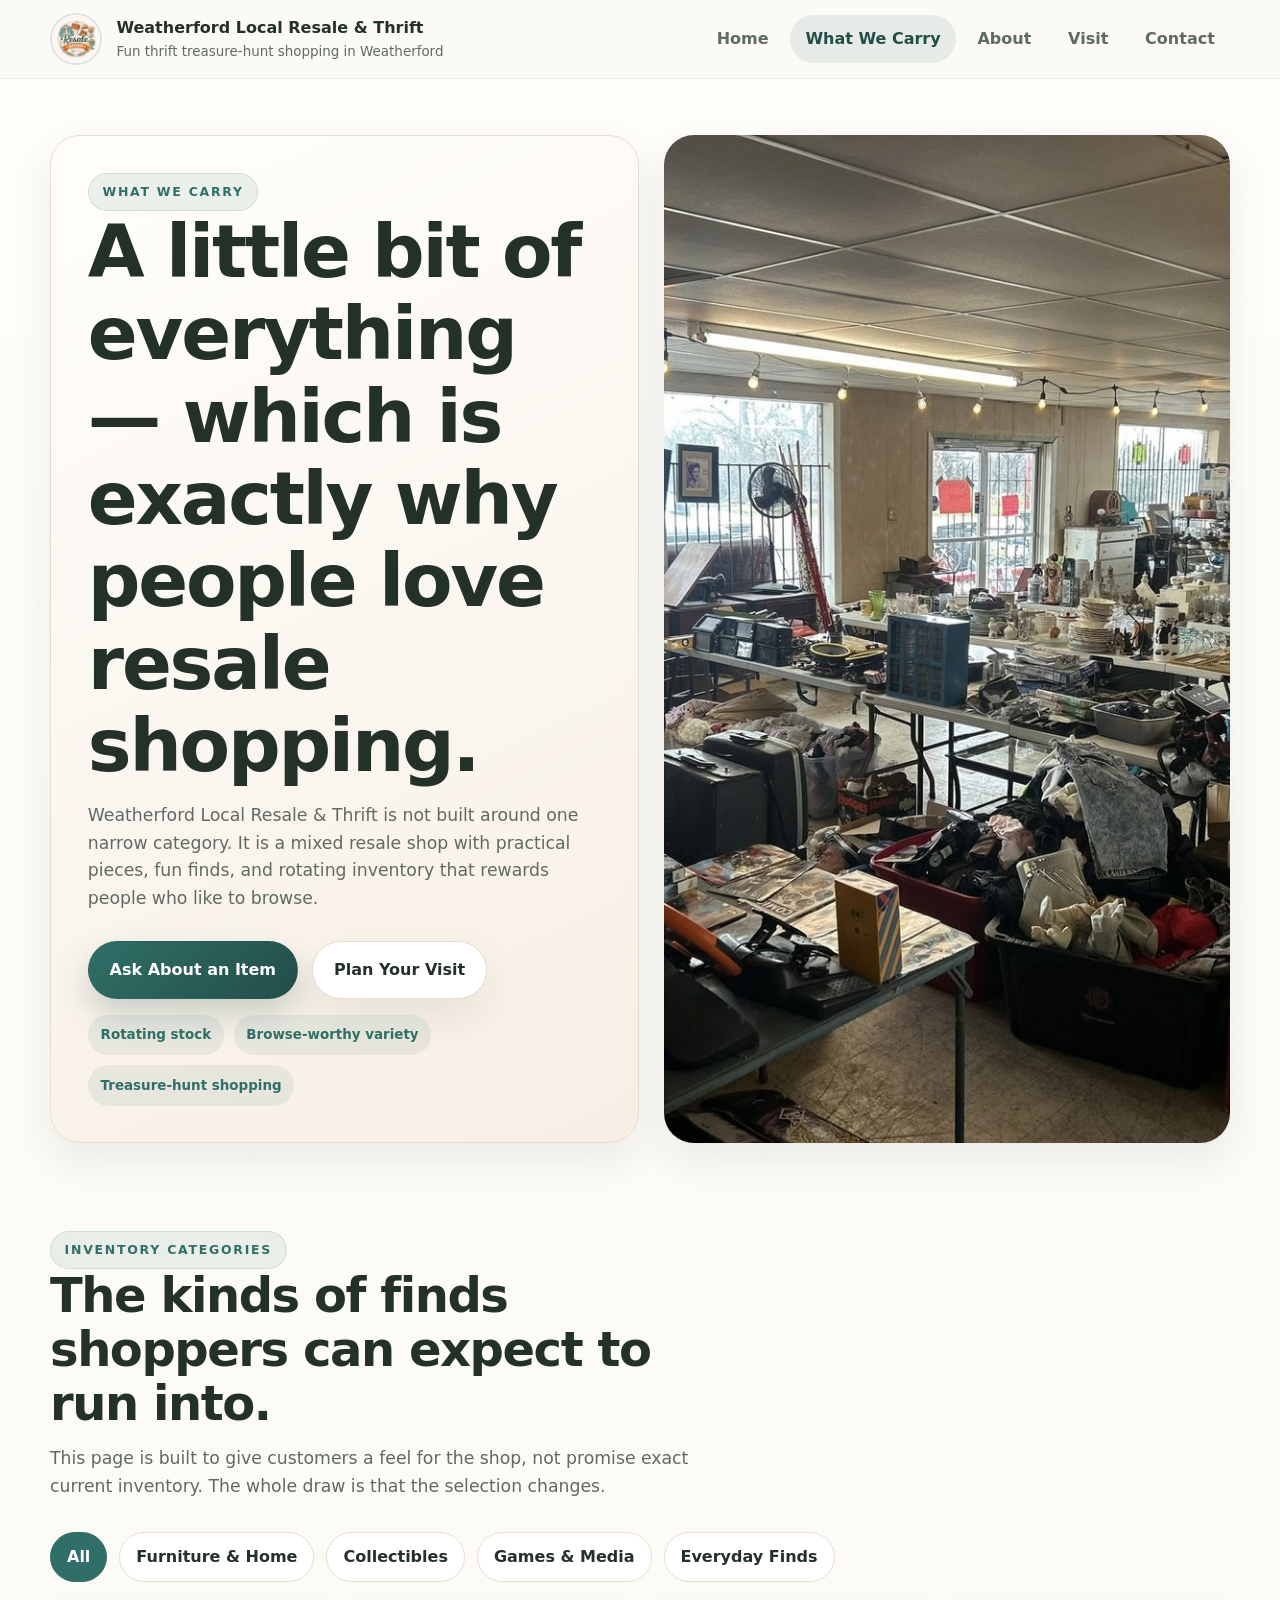
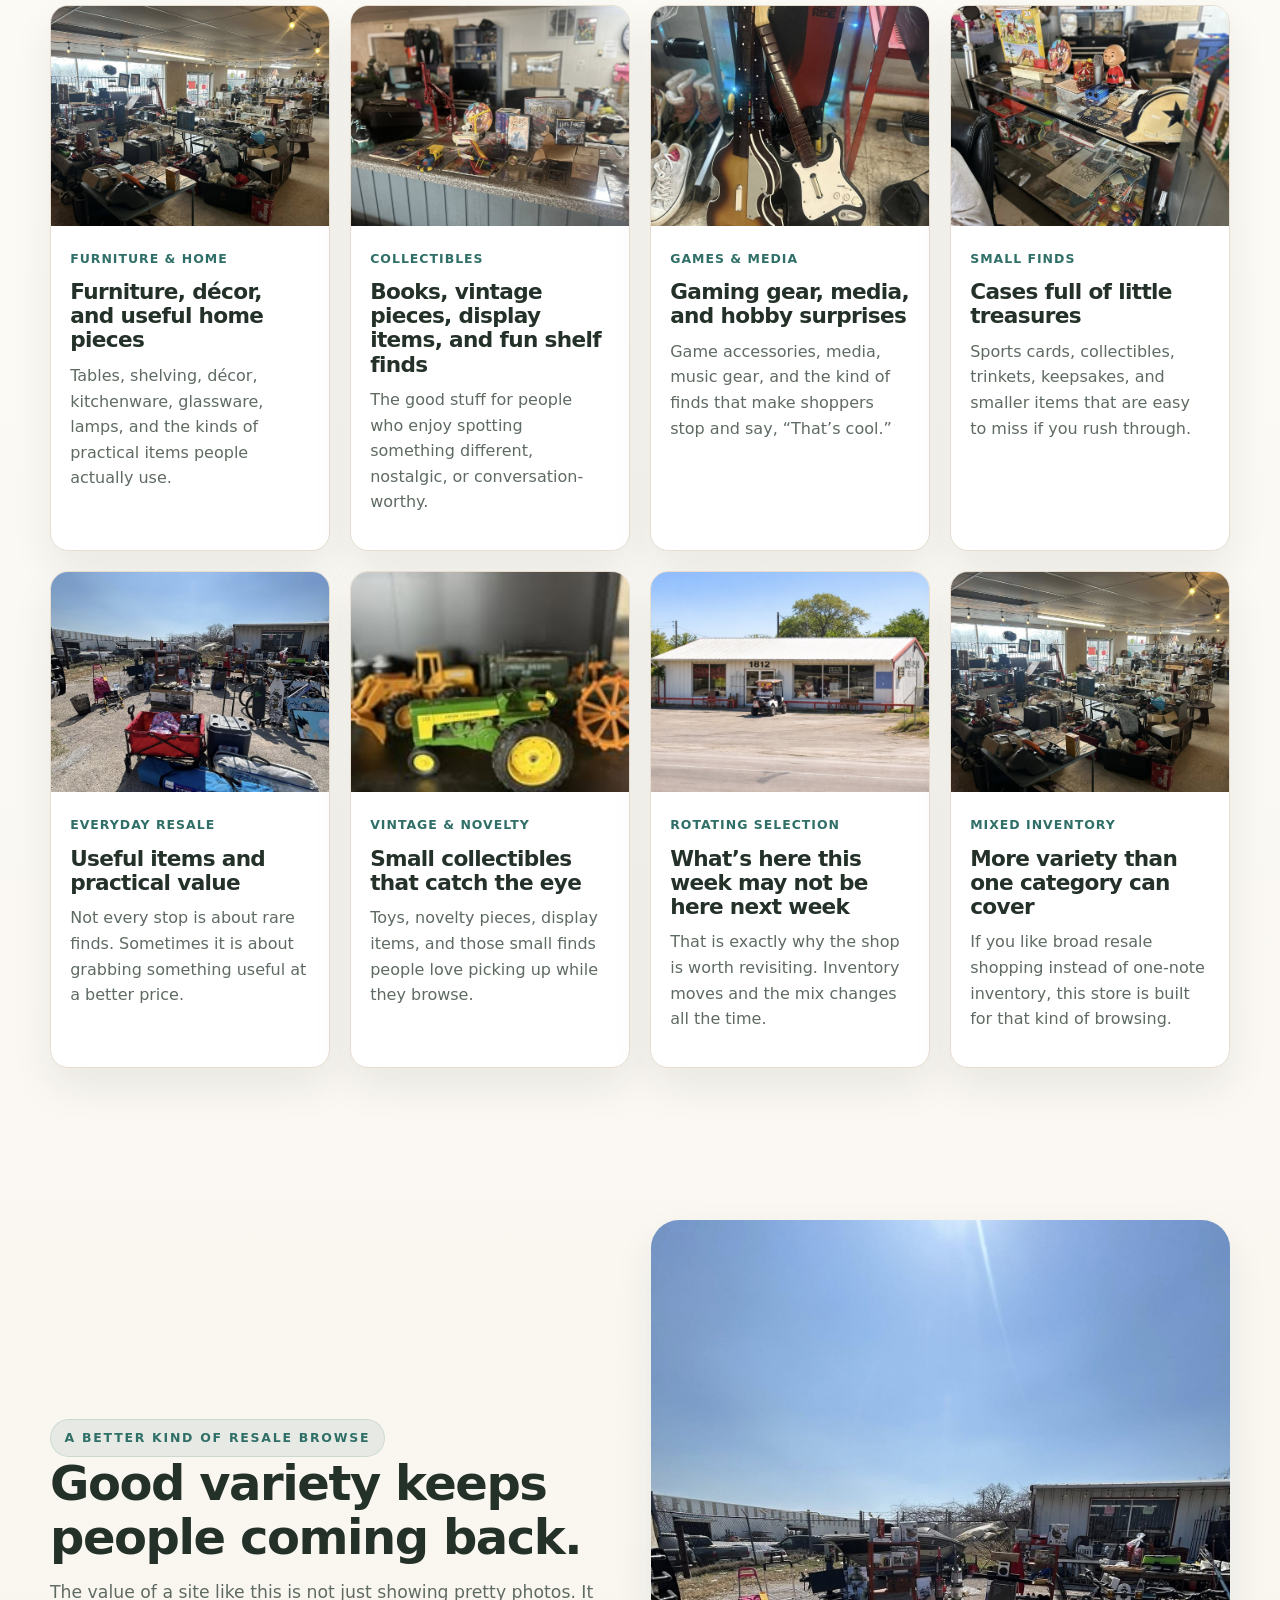
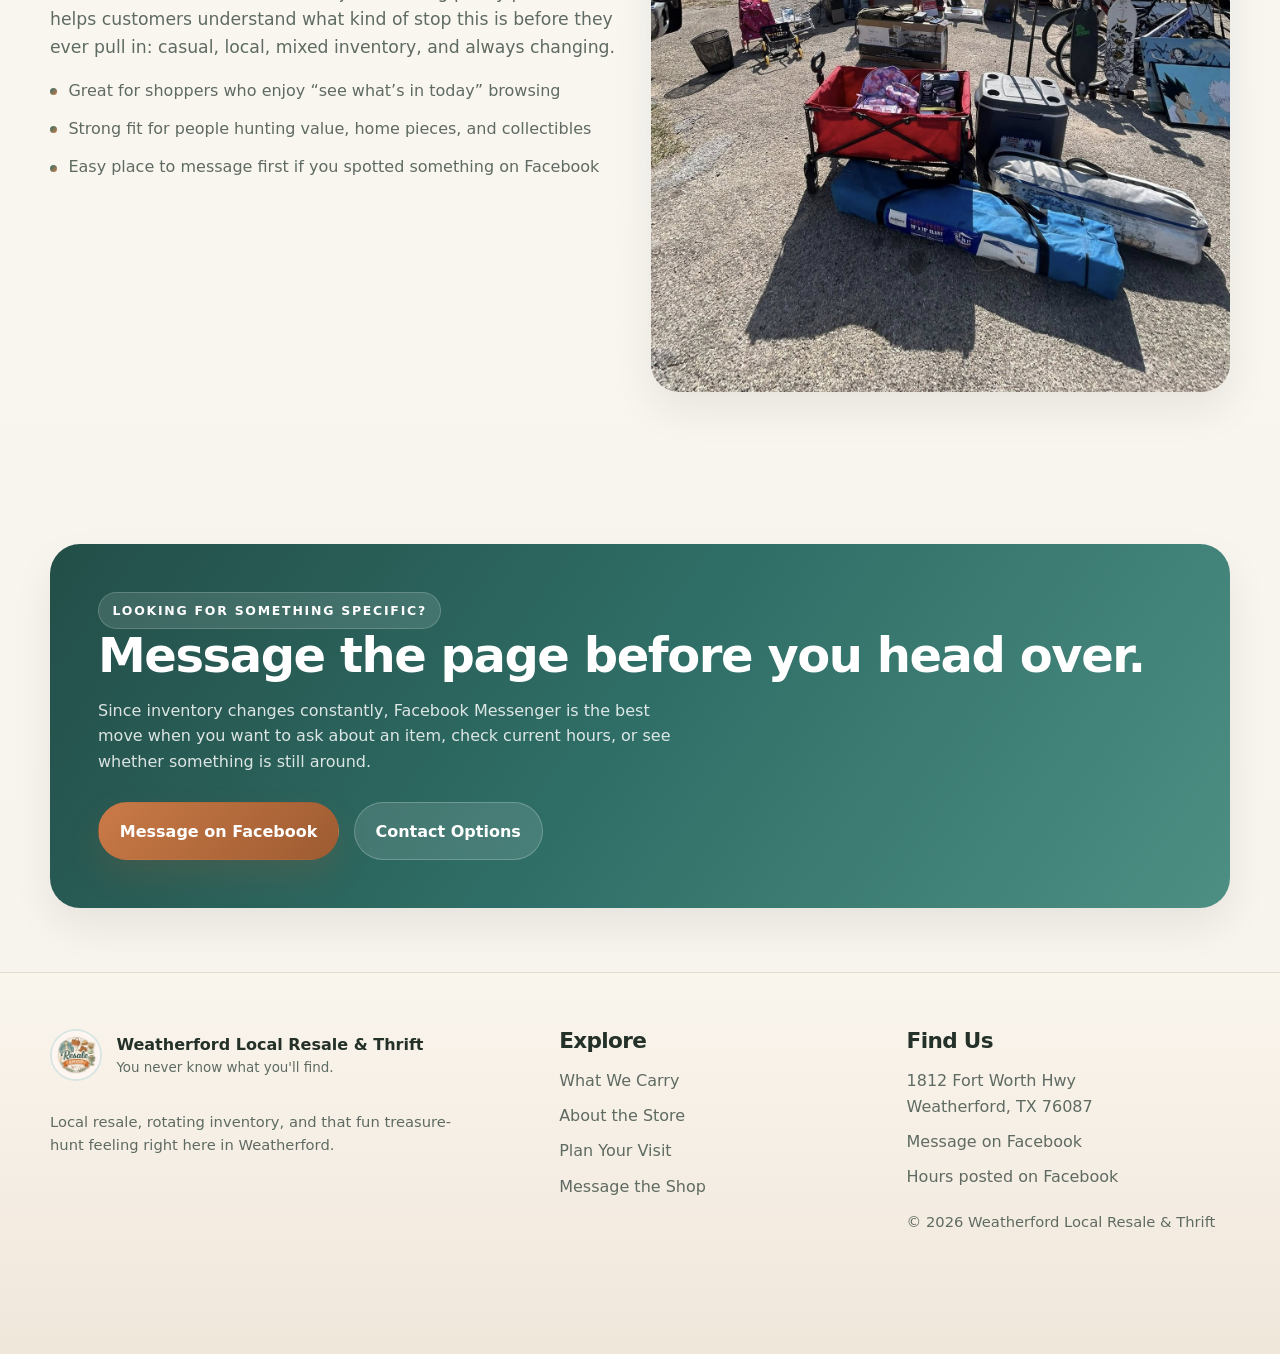
<file: inventory.html>
<!DOCTYPE html>
<html lang="en">
<head>
  <meta charset="UTF-8" />
  <meta name="viewport" content="width=device-width, initial-scale=1.0" />
  <title>What We Carry | Weatherford Local Resale & Thrift</title>
  <meta name="description" content="Browse the kinds of inventory you can expect at Weatherford Local Resale & Thrift, from furniture and décor to collectibles, books, games, and everyday resale finds." />
  <meta name="robots" content="index,follow" />
  <meta property="og:title" content="What We Carry | Weatherford Local Resale & Thrift" />
  <meta property="og:description" content="Browse the kinds of inventory you can expect at Weatherford Local Resale & Thrift, from furniture and décor to collectibles, books, games, and everyday resale finds." />
  <meta property="og:type" content="website" />
  <meta property="og:image" content="https://weatherfordlocalresale.rocksempirellc.com/assets/images/og-image.jpg" />
  <meta property="og:url" content="https://weatherfordlocalresale.rocksempirellc.com/inventory.html" />
  <meta name="twitter:card" content="summary_large_image" />
  <link rel="canonical" href="https://weatherfordlocalresale.rocksempirellc.com/inventory.html" />
  <link rel="icon" href="assets/images/logo.png" />
  <link rel="stylesheet" href="styles.css" />
  <!-- SEO suggestion: swap in confirmed business hours and a direct Messenger URL once available. -->
</head>
<body>
  
<header class="site-header">
  <div class="container site-header__inner">
    <a class="brand" href="index.html" aria-label="Weatherford Local Resale &amp; Thrift home">
      <img src="assets/images/logo.png" alt="Weatherford Local Resale &amp; Thrift logo" />
      <span class="brand__text">
        <span class="brand__name">Weatherford Local Resale &amp; Thrift</span>
        <span class="brand__tag">Fun thrift treasure-hunt shopping in Weatherford</span>
      </span>
    </a>

    <button class="nav-toggle" type="button" aria-label="Open navigation" aria-expanded="false" data-nav-toggle>
      <svg viewBox="0 0 24 24" fill="none" stroke="currentColor" stroke-width="2.2" stroke-linecap="round">
        <path d="M4 7h16M4 12h16M4 17h16"></path>
      </svg>
    </button>

    <nav class="site-nav" aria-label="Primary navigation" data-nav>
      <a href="index.html">Home</a>
      <a href="inventory.html">What We Carry</a>
      <a href="about.html">About</a>
      <a href="visit.html">Visit</a>
      <a href="contact.html">Contact</a>
    </nav>
  </div>
</header>


  <main>
    <section class="page-hero">
      <div class="container page-hero__grid">
        <div class="page-hero__panel">
          <span class="eyebrow">What we carry</span>
          <h1>A little bit of everything — which is exactly why people love resale shopping.</h1>
          <p class="lead">
            Weatherford Local Resale &amp; Thrift is not built around one narrow category. It is a mixed resale shop with practical pieces, fun finds, and rotating inventory that rewards people who like to browse.
          </p>
          <div class="btn-row">
            <a class="btn btn-primary" href="https://www.facebook.com/profile.php?id=61587956354387" target="_blank" rel="noopener">Ask About an Item</a>
            <a class="btn btn-secondary" href="visit.html">Plan Your Visit</a>
          </div>
          <div class="badge-row">
            <span class="badge">Rotating stock</span>
            <span class="badge">Browse-worthy variety</span>
            <span class="badge">Treasure-hunt shopping</span>
          </div>
        </div>

        <div class="page-hero__media">
          <img src="assets/images/interior-wide.jpg" alt="Interior of the thrift and resale store" />
        </div>
      </div>
    </section>

    <section class="section section-tight">
      <div class="container">
        <div class="section-header">
          <span class="eyebrow">Inventory categories</span>
          <h2>The kinds of finds shoppers can expect to run into.</h2>
          <p class="lead">
            This page is built to give customers a feel for the shop, not promise exact current inventory. The whole draw is that the selection changes.
          </p>
        </div>

        <div class="filter-bar" aria-label="Inventory filters">
          <button class="filter-chip active" data-filter-btn="all" type="button">All</button>
          <button class="filter-chip" data-filter-btn="home" type="button">Furniture &amp; Home</button>
          <button class="filter-chip" data-filter-btn="collectibles" type="button">Collectibles</button>
          <button class="filter-chip" data-filter-btn="media" type="button">Games &amp; Media</button>
          <button class="filter-chip" data-filter-btn="everyday" type="button">Everyday Finds</button>
        </div>

        <div class="inventory-grid">
          <article class="inventory-card feature-card" data-filter-item="home everyday">
            <img src="assets/images/interior-wide.jpg" alt="Wide interior of store showing home goods and furniture" />
            <div class="inventory-card__body">
              <span class="inventory-tag">Furniture &amp; Home</span>
              <h3>Furniture, décor, and useful home pieces</h3>
              <p>Tables, shelving, décor, kitchenware, glassware, lamps, and the kinds of practical items people actually use.</p>
            </div>
          </article>

          <article class="inventory-card feature-card" data-filter-item="collectibles media">
            <img src="assets/images/counter-collectibles.jpg" alt="Counter with books, collectibles, and display pieces" />
            <div class="inventory-card__body">
              <span class="inventory-tag">Collectibles</span>
              <h3>Books, vintage pieces, display items, and fun shelf finds</h3>
              <p>The good stuff for people who enjoy spotting something different, nostalgic, or conversation-worthy.</p>
            </div>
          </article>

          <article class="inventory-card feature-card" data-filter-item="media collectibles">
            <img src="assets/images/guitar-corner.jpg" alt="Rock Band guitars and gaming items in the store" />
            <div class="inventory-card__body">
              <span class="inventory-tag">Games &amp; Media</span>
              <h3>Gaming gear, media, and hobby surprises</h3>
              <p>Game accessories, media, music gear, and the kind of finds that make shoppers stop and say, “That’s cool.”</p>
            </div>
          </article>

          <article class="inventory-card feature-card" data-filter-item="collectibles everyday">
            <img src="assets/images/display-case.jpg" alt="Display case with cards and memorabilia" />
            <div class="inventory-card__body">
              <span class="inventory-tag">Small Finds</span>
              <h3>Cases full of little treasures</h3>
              <p>Sports cards, collectibles, trinkets, keepsakes, and smaller items that are easy to miss if you rush through.</p>
            </div>
          </article>

          <article class="inventory-card feature-card" data-filter-item="everyday">
            <img src="assets/images/outdoor-finds.jpg" alt="Outdoor assortment of resale items" />
            <div class="inventory-card__body">
              <span class="inventory-tag">Everyday Resale</span>
              <h3>Useful items and practical value</h3>
              <p>Not every stop is about rare finds. Sometimes it is about grabbing something useful at a better price.</p>
            </div>
          </article>

          <article class="inventory-card feature-card" data-filter-item="collectibles">
            <img src="assets/images/tractor-closeup.jpg" alt="Toy tractor on display" />
            <div class="inventory-card__body">
              <span class="inventory-tag">Vintage &amp; Novelty</span>
              <h3>Small collectibles that catch the eye</h3>
              <p>Toys, novelty pieces, display items, and those small finds people love picking up while they browse.</p>
            </div>
          </article>

          <article class="inventory-card feature-card" data-filter-item="home collectibles">
            <img src="assets/images/storefront.jpg" alt="Storefront of Weatherford Local Resale &amp; Thrift" />
            <div class="inventory-card__body">
              <span class="inventory-tag">Rotating Selection</span>
              <h3>What’s here this week may not be here next week</h3>
              <p>That is exactly why the shop is worth revisiting. Inventory moves and the mix changes all the time.</p>
            </div>
          </article>

          <article class="inventory-card feature-card" data-filter-item="home media everyday">
            <img src="assets/images/interior-wide.jpg" alt="Interior retail floor with many different categories" />
            <div class="inventory-card__body">
              <span class="inventory-tag">Mixed Inventory</span>
              <h3>More variety than one category can cover</h3>
              <p>If you like broad resale shopping instead of one-note inventory, this store is built for that kind of browsing.</p>
            </div>
          </article>
        </div>
      </div>
    </section>

    <section class="section">
      <div class="container split-section">
        <div class="split-copy">
          <span class="eyebrow">A better kind of resale browse</span>
          <h2>Good variety keeps people coming back.</h2>
          <p class="lead">
            The value of a site like this is not just showing pretty photos. It helps customers understand what kind of stop this is before they ever pull in: casual, local, mixed inventory, and always changing.
          </p>
          <ul class="clean-list">
            <li>Great for shoppers who enjoy “see what’s in today” browsing</li>
            <li>Strong fit for people hunting value, home pieces, and collectibles</li>
            <li>Easy place to message first if you spotted something on Facebook</li>
          </ul>
        </div>
        <div class="split-media">
          <img src="assets/images/outdoor-finds.jpg" alt="Selection of outdoor finds and resale items" />
        </div>
      </div>
    </section>

    <section class="section section-tight">
      <div class="container banner">
        <span class="eyebrow" style="background: rgba(255,255,255,0.12); color: white; border-color: rgba(255,255,255,0.18);">Looking for something specific?</span>
        <h2>Message the page before you head over.</h2>
        <p>
          Since inventory changes constantly, Facebook Messenger is the best move when you want to ask about an item, check current hours, or see whether something is still around.
        </p>
        <div class="btn-row">
          <a class="btn btn-accent" href="https://www.facebook.com/profile.php?id=61587956354387" target="_blank" rel="noopener">Message on Facebook</a>
          <a class="btn btn-secondary" href="contact.html">Contact Options</a>
        </div>
      </div>
    </section>
  </main>

  
<footer class="site-footer">
  <div class="container footer-grid">
    <div class="footer-brand">
      <a class="brand" href="index.html">
        <img src="assets/images/logo.png" alt="Weatherford Local Resale &amp; Thrift logo" />
        <span class="brand__text">
          <span class="brand__name">Weatherford Local Resale &amp; Thrift</span>
          <span class="brand__tag">You never know what you'll find.</span>
        </span>
      </a>
      <p class="footer-note">
        Local resale, rotating inventory, and that fun treasure-hunt feeling right here in Weatherford.
      </p>
    </div>

    <div class="footer-links">
      <h3>Explore</h3>
      <a href="inventory.html">What We Carry</a>
      <a href="about.html">About the Store</a>
      <a href="visit.html">Plan Your Visit</a>
      <a href="contact.html">Message the Shop</a>
    </div>

    <div class="footer-links">
      <h3>Find Us</h3>
      <a href="https://www.google.com/maps/search/?api=1&query=1812+Fort+Worth+Hwy,+Weatherford,+TX+76087" target="_blank" rel="noopener">1812 Fort Worth Hwy<br />Weatherford, TX 76087</a>
      <a href="https://www.facebook.com/profile.php?id=61587956354387" target="_blank" rel="noopener">Message on Facebook</a>
      <a href="visit.html">Hours posted on Facebook</a>
      <p class="footer-note">© <span data-year></span> Weatherford Local Resale &amp; Thrift</p>
    </div>
  </div>
</footer>

<div class="mobile-action-bar" aria-label="Quick actions">
  <a href="https://www.google.com/maps/search/?api=1&query=1812+Fort+Worth+Hwy,+Weatherford,+TX+76087" target="_blank" rel="noopener">Directions</a>
  <a class="primary" href="https://www.facebook.com/profile.php?id=61587956354387" target="_blank" rel="noopener">Message</a>
  <a href="visit.html">Visit Info</a>
</div>

<script src="main.js"></script>

</body>
</html>
</file>
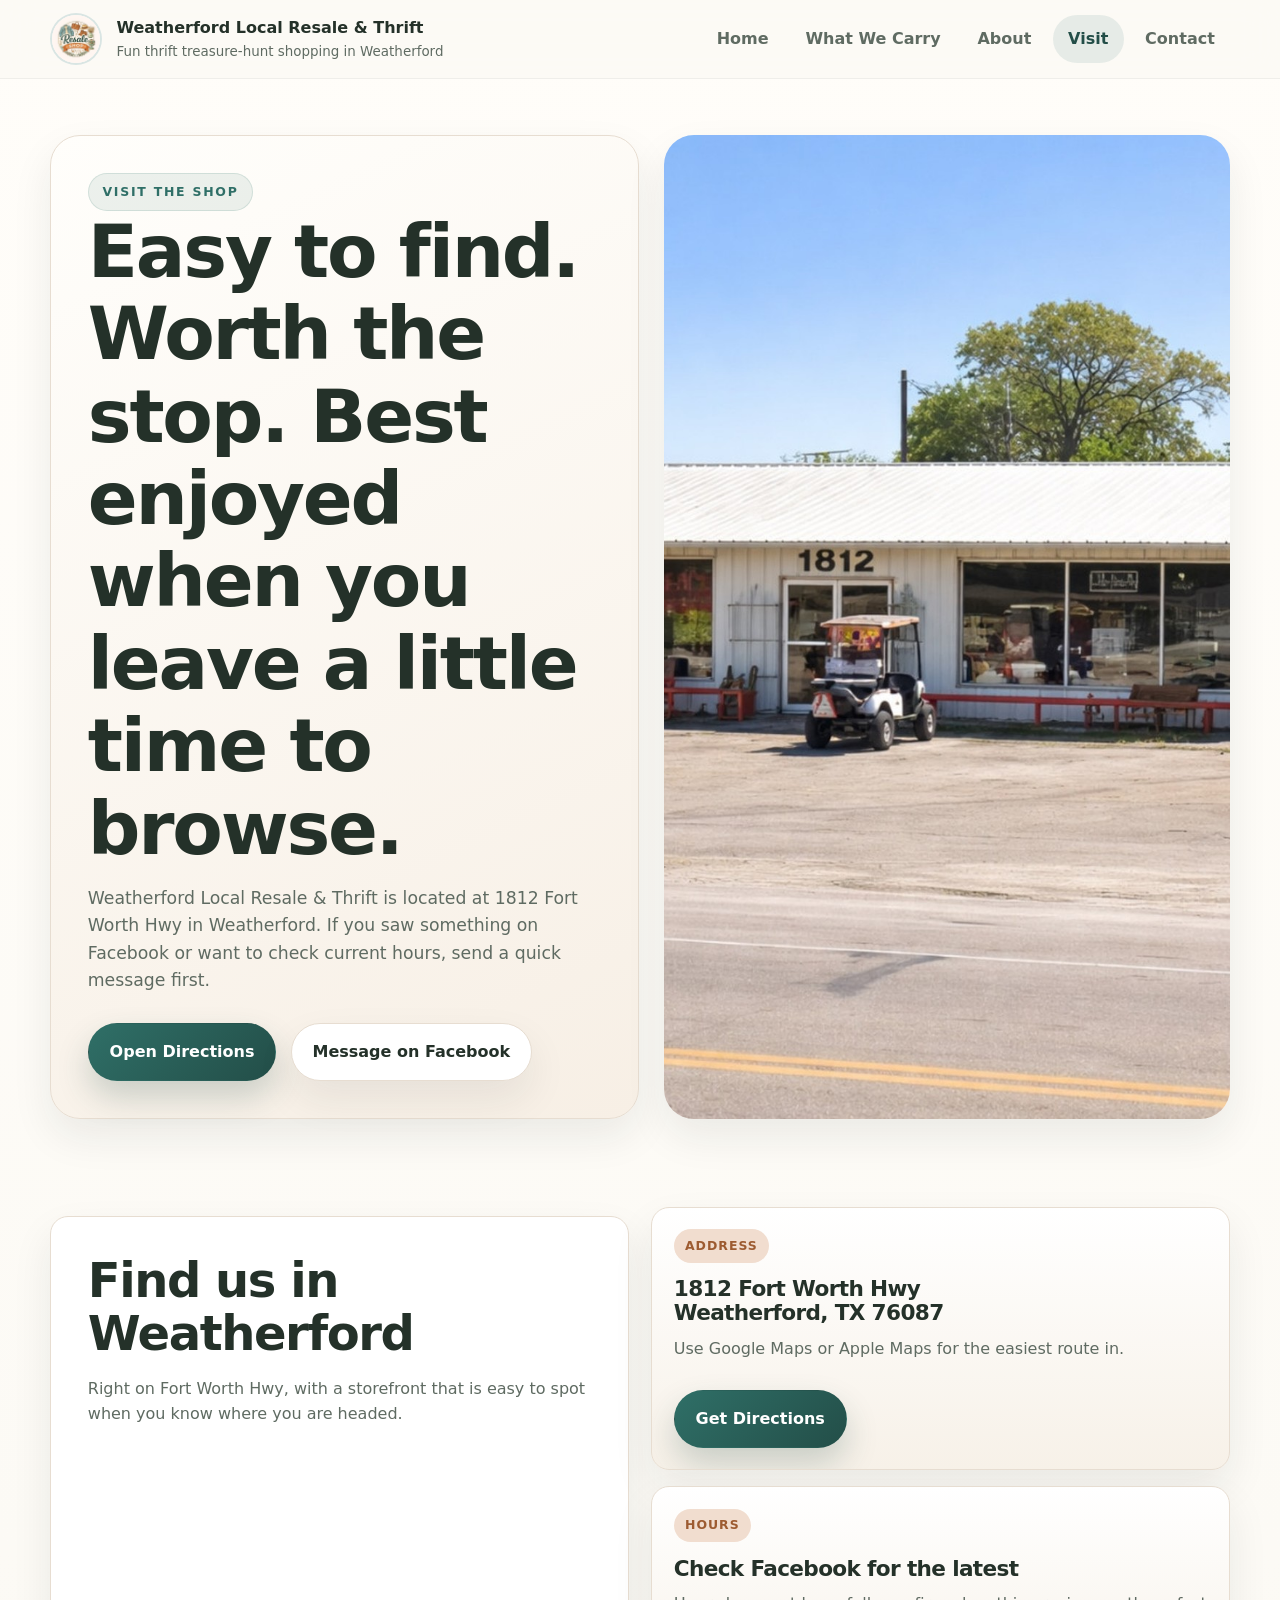
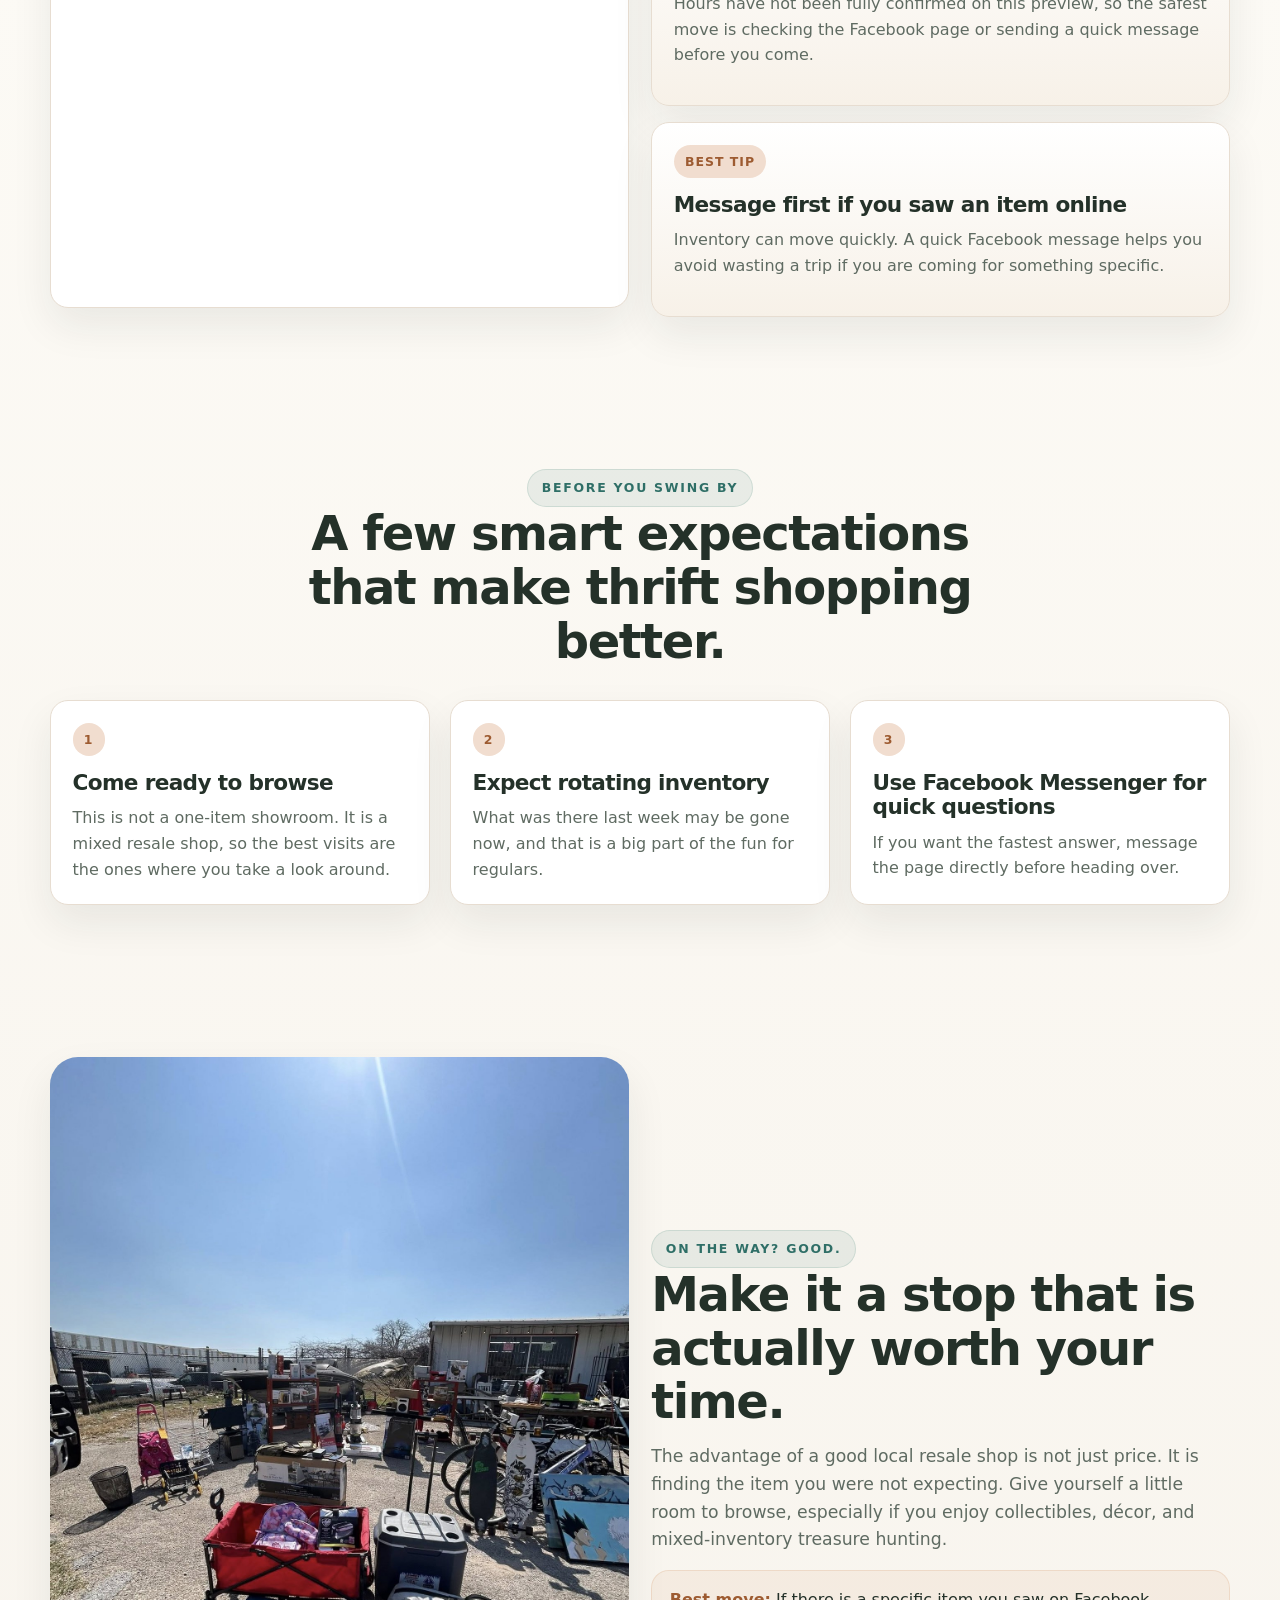
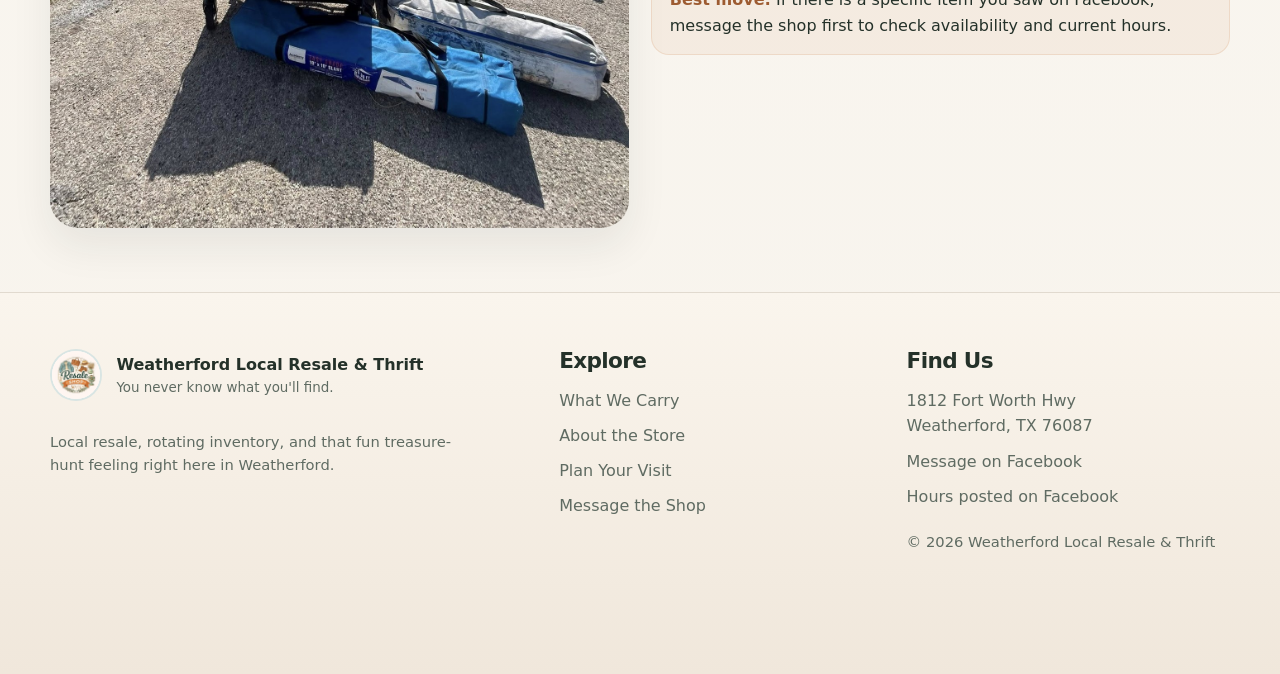
<file: visit.html>
<!DOCTYPE html>
<html lang="en">
<head>
  <meta charset="UTF-8" />
  <meta name="viewport" content="width=device-width, initial-scale=1.0" />
  <title>Visit | Weatherford Local Resale & Thrift</title>
  <meta name="description" content="Plan your visit to Weatherford Local Resale & Thrift at 1812 Fort Worth Hwy in Weatherford, TX. Get directions, check hours on Facebook, and message the shop before you come." />
  <meta name="robots" content="index,follow" />
  <meta property="og:title" content="Visit | Weatherford Local Resale & Thrift" />
  <meta property="og:description" content="Plan your visit to Weatherford Local Resale & Thrift at 1812 Fort Worth Hwy in Weatherford, TX. Get directions, check hours on Facebook, and message the shop before you come." />
  <meta property="og:type" content="website" />
  <meta property="og:image" content="https://weatherfordlocalresale.rocksempirellc.com/assets/images/og-image.jpg" />
  <meta property="og:url" content="https://weatherfordlocalresale.rocksempirellc.com/visit.html" />
  <meta name="twitter:card" content="summary_large_image" />
  <link rel="canonical" href="https://weatherfordlocalresale.rocksempirellc.com/visit.html" />
  <link rel="icon" href="assets/images/logo.png" />
  <link rel="stylesheet" href="styles.css" />
  <!-- SEO suggestion: swap in confirmed business hours and a direct Messenger URL once available. -->
</head>
<body>
  
<header class="site-header">
  <div class="container site-header__inner">
    <a class="brand" href="index.html" aria-label="Weatherford Local Resale &amp; Thrift home">
      <img src="assets/images/logo.png" alt="Weatherford Local Resale &amp; Thrift logo" />
      <span class="brand__text">
        <span class="brand__name">Weatherford Local Resale &amp; Thrift</span>
        <span class="brand__tag">Fun thrift treasure-hunt shopping in Weatherford</span>
      </span>
    </a>

    <button class="nav-toggle" type="button" aria-label="Open navigation" aria-expanded="false" data-nav-toggle>
      <svg viewBox="0 0 24 24" fill="none" stroke="currentColor" stroke-width="2.2" stroke-linecap="round">
        <path d="M4 7h16M4 12h16M4 17h16"></path>
      </svg>
    </button>

    <nav class="site-nav" aria-label="Primary navigation" data-nav>
      <a href="index.html">Home</a>
      <a href="inventory.html">What We Carry</a>
      <a href="about.html">About</a>
      <a href="visit.html">Visit</a>
      <a href="contact.html">Contact</a>
    </nav>
  </div>
</header>


  <main>
    <section class="page-hero">
      <div class="container page-hero__grid">
        <div class="page-hero__panel">
          <span class="eyebrow">Visit the shop</span>
          <h1>Easy to find. Worth the stop. Best enjoyed when you leave a little time to browse.</h1>
          <p class="lead">
            Weatherford Local Resale &amp; Thrift is located at 1812 Fort Worth Hwy in Weatherford. If you saw something on Facebook or want to check current hours, send a quick message first.
          </p>
          <div class="btn-row">
            <a class="btn btn-primary" href="https://www.google.com/maps/search/?api=1&query=1812+Fort+Worth+Hwy,+Weatherford,+TX+76087" target="_blank" rel="noopener">Open Directions</a>
            <a class="btn btn-secondary" href="https://www.facebook.com/profile.php?id=61587956354387" target="_blank" rel="noopener">Message on Facebook</a>
          </div>
        </div>

        <div class="page-hero__media">
          <img src="assets/images/storefront.jpg" alt="Storefront view on Fort Worth Highway" />
        </div>
      </div>
    </section>

    <section class="section section-tight">
      <div class="container split-section">
        <div class="map-card">
          <h2>Find us in Weatherford</h2>
          <p>Right on Fort Worth Hwy, with a storefront that is easy to spot when you know where you are headed.</p>
          <iframe
            title="Map to Weatherford Local Resale &amp; Thrift"
            src="https://www.google.com/maps?q=1812+Fort+Worth+Hwy,+Weatherford,+TX+76087&output=embed"
            loading="lazy"
            referrerpolicy="no-referrer-when-downgrade">
          </iframe>
        </div>

        <div class="location-stack">
          <div class="hours-card">
            <div class="hours-card__body">
              <span class="small-label">Address</span>
              <h3>1812 Fort Worth Hwy<br />Weatherford, TX 76087</h3>
              <p>Use Google Maps or Apple Maps for the easiest route in.</p>
              <div class="btn-row">
                <a class="btn btn-primary" href="https://www.google.com/maps/search/?api=1&query=1812+Fort+Worth+Hwy,+Weatherford,+TX+76087" target="_blank" rel="noopener">Get Directions</a>
              </div>
            </div>
          </div>

          <div class="hours-card">
            <div class="hours-card__body">
              <span class="small-label">Hours</span>
              <h3>Check Facebook for the latest</h3>
              <p>Hours have not been fully confirmed on this preview, so the safest move is checking the Facebook page or sending a quick message before you come.</p>
            </div>
          </div>

          <div class="hours-card">
            <div class="hours-card__body">
              <span class="small-label">Best tip</span>
              <h3>Message first if you saw an item online</h3>
              <p>Inventory can move quickly. A quick Facebook message helps you avoid wasting a trip if you are coming for something specific.</p>
            </div>
          </div>
        </div>
      </div>
    </section>

    <section class="section">
      <div class="container">
        <div class="section-header centered">
          <span class="eyebrow">Before you swing by</span>
          <h2>A few smart expectations that make thrift shopping better.</h2>
        </div>

        <div class="steps-grid">
          <article class="step-card">
            <div class="step-card__body">
              <span class="small-label">1</span>
              <h3>Come ready to browse</h3>
              <p>This is not a one-item showroom. It is a mixed resale shop, so the best visits are the ones where you take a look around.</p>
            </div>
          </article>

          <article class="step-card">
            <div class="step-card__body">
              <span class="small-label">2</span>
              <h3>Expect rotating inventory</h3>
              <p>What was there last week may be gone now, and that is a big part of the fun for regulars.</p>
            </div>
          </article>

          <article class="step-card">
            <div class="step-card__body">
              <span class="small-label">3</span>
              <h3>Use Facebook Messenger for quick questions</h3>
              <p>If you want the fastest answer, message the page directly before heading over.</p>
            </div>
          </article>
        </div>
      </div>
    </section>

    <section class="section section-tight">
      <div class="container split-section reverse">
        <div class="split-copy">
          <span class="eyebrow">On the way? Good.</span>
          <h2>Make it a stop that is actually worth your time.</h2>
          <p class="lead">
            The advantage of a good local resale shop is not just price. It is finding the item you were not expecting. Give yourself a little room to browse, especially if you enjoy collectibles, décor, and mixed-inventory treasure hunting.
          </p>
          <div class="notice">
            <strong>Best move:</strong> If there is a specific item you saw on Facebook, message the shop first to check availability and current hours.
          </div>
        </div>

        <div class="split-media">
          <img src="assets/images/outdoor-finds.jpg" alt="Outside assortment of items and finds" />
        </div>
      </div>
    </section>
  </main>

  
<footer class="site-footer">
  <div class="container footer-grid">
    <div class="footer-brand">
      <a class="brand" href="index.html">
        <img src="assets/images/logo.png" alt="Weatherford Local Resale &amp; Thrift logo" />
        <span class="brand__text">
          <span class="brand__name">Weatherford Local Resale &amp; Thrift</span>
          <span class="brand__tag">You never know what you'll find.</span>
        </span>
      </a>
      <p class="footer-note">
        Local resale, rotating inventory, and that fun treasure-hunt feeling right here in Weatherford.
      </p>
    </div>

    <div class="footer-links">
      <h3>Explore</h3>
      <a href="inventory.html">What We Carry</a>
      <a href="about.html">About the Store</a>
      <a href="visit.html">Plan Your Visit</a>
      <a href="contact.html">Message the Shop</a>
    </div>

    <div class="footer-links">
      <h3>Find Us</h3>
      <a href="https://www.google.com/maps/search/?api=1&query=1812+Fort+Worth+Hwy,+Weatherford,+TX+76087" target="_blank" rel="noopener">1812 Fort Worth Hwy<br />Weatherford, TX 76087</a>
      <a href="https://www.facebook.com/profile.php?id=61587956354387" target="_blank" rel="noopener">Message on Facebook</a>
      <a href="visit.html">Hours posted on Facebook</a>
      <p class="footer-note">© <span data-year></span> Weatherford Local Resale &amp; Thrift</p>
    </div>
  </div>
</footer>

<div class="mobile-action-bar" aria-label="Quick actions">
  <a href="https://www.google.com/maps/search/?api=1&query=1812+Fort+Worth+Hwy,+Weatherford,+TX+76087" target="_blank" rel="noopener">Directions</a>
  <a class="primary" href="https://www.facebook.com/profile.php?id=61587956354387" target="_blank" rel="noopener">Message</a>
  <a href="visit.html">Visit Info</a>
</div>

<script src="main.js"></script>

</body>
</html>
</file>
<file: styles.css>
:root {
  --bg: #fcfaf5;
  --surface: #ffffff;
  --surface-soft: #f7f1e8;
  --surface-tint: #eef5f2;
  --text: #243129;
  --muted: #5f6b62;
  --brand: #2f6f67;
  --brand-deep: #234e48;
  --accent: #ca7a47;
  --accent-deep: #9d5b31;
  --accent-soft: #f1ddcf;
  --border: #e7ddd1;
  --shadow: 0 18px 40px rgba(31, 41, 35, 0.08);
  --radius-lg: 24px;
  --radius-md: 18px;
  --radius-sm: 12px;
  --container: 1180px;
  --header-height: 78px;
}

*,
*::before,
*::after {
  box-sizing: border-box;
}

html {
  scroll-behavior: smooth;
}

body {
  margin: 0;
  font-family: Inter, system-ui, -apple-system, BlinkMacSystemFont, "Segoe UI", sans-serif;
  color: var(--text);
  background: linear-gradient(180deg, #fffdf9 0%, var(--bg) 40%, #f7f3ec 100%);
  line-height: 1.6;
}

img {
  max-width: 100%;
  display: block;
}

a {
  color: inherit;
  text-decoration: none;
}

button {
  font: inherit;
}

.container {
  width: min(var(--container), calc(100% - 2rem));
  margin: 0 auto;
}

.section {
  padding: 5.5rem 0;
}

.section-tight {
  padding: 4rem 0;
}

.section-header {
  max-width: 700px;
  margin-bottom: 2rem;
}

.section-header.centered {
  margin-inline: auto;
  text-align: center;
}

.eyebrow {
  display: inline-flex;
  align-items: center;
  gap: 0.5rem;
  font-size: 0.78rem;
  letter-spacing: 0.14em;
  text-transform: uppercase;
  font-weight: 800;
  color: var(--brand);
  background: rgba(47, 111, 103, 0.09);
  border: 1px solid rgba(47, 111, 103, 0.14);
  border-radius: 999px;
  padding: 0.5rem 0.85rem;
}

h1,
h2,
h3,
h4 {
  line-height: 1.12;
  margin: 0 0 0.9rem;
  letter-spacing: -0.03em;
}

h1 {
  font-size: clamp(2.6rem, 6vw, 4.6rem);
}

h2 {
  font-size: clamp(2rem, 4vw, 3rem);
}

h3 {
  font-size: 1.35rem;
}

p {
  margin: 0 0 1rem;
  color: var(--muted);
}

.lead {
  font-size: 1.08rem;
  max-width: 65ch;
}

.muted {
  color: var(--muted);
}

.kicker {
  color: var(--brand);
  font-weight: 700;
}

.btn-row {
  display: flex;
  flex-wrap: wrap;
  gap: 0.9rem;
  margin-top: 1.75rem;
}

.btn {
  display: inline-flex;
  align-items: center;
  justify-content: center;
  gap: 0.65rem;
  min-height: 50px;
  padding: 0.95rem 1.3rem;
  border-radius: 999px;
  border: 1px solid transparent;
  font-weight: 700;
  transition: transform 0.2s ease, box-shadow 0.2s ease, background 0.2s ease, border-color 0.2s ease;
  cursor: pointer;
}

.btn:hover,
.btn:focus-visible {
  transform: translateY(-1px);
}

.btn-primary {
  background: linear-gradient(135deg, var(--brand), var(--brand-deep));
  color: white;
  box-shadow: 0 16px 32px rgba(35, 78, 72, 0.22);
}

.btn-secondary {
  background: var(--surface);
  color: var(--text);
  border-color: var(--border);
  box-shadow: var(--shadow);
}

.btn-accent {
  background: linear-gradient(135deg, var(--accent), var(--accent-deep));
  color: white;
  box-shadow: 0 16px 32px rgba(157, 91, 49, 0.2);
}

.btn-ghost {
  background: transparent;
  border-color: rgba(255,255,255,0.28);
  color: white;
}

.site-header {
  position: sticky;
  top: 0;
  z-index: 1000;
  backdrop-filter: blur(16px);
  background: rgba(252, 250, 245, 0.86);
  border-bottom: 1px solid rgba(36, 49, 41, 0.06);
}

.site-header__inner {
  min-height: var(--header-height);
  display: flex;
  align-items: center;
  justify-content: space-between;
  gap: 1rem;
}

.brand {
  display: inline-flex;
  align-items: center;
  gap: 0.9rem;
  min-width: 0;
}

.brand img {
  width: 52px;
  height: 52px;
  border-radius: 50%;
  object-fit: cover;
  border: 2px solid rgba(47, 111, 103, 0.18);
  background: #fff;
}

.brand__text {
  min-width: 0;
}

.brand__name {
  font-weight: 800;
  font-size: 1rem;
  color: var(--text);
}

.brand__tag {
  display: block;
  color: var(--muted);
  font-size: 0.84rem;
  white-space: nowrap;
  overflow: hidden;
  text-overflow: ellipsis;
}

.site-nav {
  display: flex;
  align-items: center;
  gap: 0.4rem;
}

.site-nav a {
  padding: 0.7rem 0.95rem;
  border-radius: 999px;
  color: var(--muted);
  font-weight: 650;
  transition: background 0.2s ease, color 0.2s ease;
}

.site-nav a:hover,
.site-nav a:focus-visible,
.site-nav a.active {
  background: rgba(47, 111, 103, 0.1);
  color: var(--brand-deep);
}

.nav-toggle {
  display: none;
  width: 48px;
  height: 48px;
  border-radius: 14px;
  border: 1px solid var(--border);
  background: var(--surface);
  color: var(--text);
  align-items: center;
  justify-content: center;
  box-shadow: var(--shadow);
}

.nav-toggle svg {
  width: 22px;
  height: 22px;
}

.hero {
  padding: 4.5rem 0 2.5rem;
}

.hero-grid {
  display: grid;
  grid-template-columns: 1.08fr 0.92fr;
  gap: 2rem;
  align-items: center;
}

.hero-card {
  position: relative;
  padding: clamp(1.75rem, 3vw, 2.4rem);
  border-radius: calc(var(--radius-lg) + 6px);
  background: linear-gradient(145deg, rgba(255,255,255,0.97), rgba(247, 241, 232, 0.96));
  border: 1px solid rgba(202, 122, 71, 0.12);
  box-shadow: var(--shadow);
  overflow: hidden;
}

.hero-card::after {
  content: "";
  position: absolute;
  inset: auto -8% -32% auto;
  width: 260px;
  height: 260px;
  border-radius: 50%;
  background: radial-gradient(circle, rgba(47, 111, 103, 0.11), transparent 70%);
  pointer-events: none;
}

.hero-copy {
  position: relative;
  z-index: 1;
}

.hero-copy p {
  max-width: 58ch;
}

.hero-photo {
  position: relative;
  min-height: 540px;
  border-radius: 32px;
  overflow: hidden;
  box-shadow: var(--shadow);
  background: #e9e2d7;
}

.hero-photo img {
  width: 100%;
  height: 100%;
  object-fit: cover;
}

.hero-photo::after {
  content: "";
  position: absolute;
  inset: 0;
  background: linear-gradient(180deg, rgba(25, 35, 31, 0.06), rgba(25, 35, 31, 0.25));
}

.hero-badges {
  display: flex;
  flex-wrap: wrap;
  gap: 0.75rem;
  margin: 1.35rem 0 0;
}

.hero-badge {
  display: inline-flex;
  align-items: center;
  gap: 0.45rem;
  padding: 0.7rem 0.95rem;
  background: rgba(255,255,255,0.82);
  border: 1px solid rgba(36, 49, 41, 0.08);
  border-radius: 999px;
  color: var(--text);
  font-weight: 700;
  backdrop-filter: blur(12px);
}

.floating-card {
  position: absolute;
  right: 1rem;
  bottom: 1rem;
  max-width: 280px;
  background: rgba(255, 255, 255, 0.92);
  border: 1px solid rgba(255,255,255,0.52);
  border-radius: 20px;
  padding: 1rem 1rem 0.9rem;
  box-shadow: 0 22px 42px rgba(31, 41, 35, 0.16);
  z-index: 2;
}

.floating-card strong {
  display: block;
  margin-bottom: 0.35rem;
  color: var(--text);
}

.trust-strip {
  margin-top: 1.5rem;
}

.trust-grid {
  display: grid;
  grid-template-columns: repeat(3, 1fr);
  gap: 1rem;
}

.info-pill,
.feature-card,
.category-card,
.content-card,
.contact-card,
.small-card,
.step-card,
.gallery-card,
.faq-card,
.map-card,
.cta-panel,
.hours-card {
  background: var(--surface);
  border: 1px solid var(--border);
  border-radius: var(--radius-md);
  box-shadow: var(--shadow);
}

.info-pill {
  padding: 1.1rem 1.2rem;
}

.info-pill span {
  display: block;
  font-size: 0.82rem;
  text-transform: uppercase;
  letter-spacing: 0.09em;
  color: var(--muted);
  font-weight: 800;
  margin-bottom: 0.35rem;
}

.info-pill strong {
  display: block;
  color: var(--text);
  font-size: 1rem;
}

.card-grid-3,
.card-grid-4,
.photo-grid,
.value-grid,
.stats-grid,
.contact-grid,
.steps-grid,
.inventory-grid {
  display: grid;
  gap: 1.25rem;
}

.card-grid-3,
.value-grid,
.contact-grid,
.steps-grid {
  grid-template-columns: repeat(3, minmax(0, 1fr));
}

.card-grid-4,
.inventory-grid {
  grid-template-columns: repeat(4, minmax(0, 1fr));
}

.photo-grid {
  grid-template-columns: repeat(12, minmax(0, 1fr));
}

.feature-card,
.category-card,
.content-card,
.contact-card,
.small-card,
.step-card,
.gallery-card,
.faq-card,
.hours-card {
  overflow: hidden;
}

.feature-card img,
.gallery-card img {
  width: 100%;
  height: 240px;
  object-fit: cover;
}

.feature-card__body,
.category-card__body,
.content-card__body,
.contact-card__body,
.step-card__body,
.gallery-card__body,
.hours-card__body {
  padding: 1.35rem;
}

.category-card {
  background: linear-gradient(180deg, var(--surface), #fff8f1);
}

.category-card__label,
.small-label {
  display: inline-flex;
  padding: 0.42rem 0.7rem;
  border-radius: 999px;
  background: var(--accent-soft);
  color: var(--accent-deep);
  font-size: 0.78rem;
  text-transform: uppercase;
  letter-spacing: 0.08em;
  font-weight: 800;
  margin-bottom: 0.9rem;
}

.feature-card h3,
.category-card h3,
.content-card h3,
.contact-card h3,
.step-card h3,
.hours-card h3 {
  margin-bottom: 0.65rem;
}

.value-list,
.clean-list,
.icon-list {
  list-style: none;
  padding: 0;
  margin: 1rem 0 0;
}

.value-list li,
.clean-list li,
.icon-list li {
  position: relative;
  padding-left: 1.15rem;
  margin-bottom: 0.8rem;
  color: var(--muted);
}

.value-list li::before,
.clean-list li::before,
.icon-list li::before {
  content: "";
  position: absolute;
  left: 0;
  top: 0.65rem;
  width: 7px;
  height: 7px;
  border-radius: 50%;
  background: linear-gradient(135deg, var(--brand), var(--accent));
}

.banner {
  border-radius: calc(var(--radius-lg) + 6px);
  background: linear-gradient(125deg, var(--brand-deep), var(--brand), #4e8f84);
  color: white;
  padding: clamp(1.8rem, 4vw, 3rem);
  box-shadow: var(--shadow);
}

.banner p {
  color: rgba(255,255,255,0.84);
  max-width: 58ch;
}

.banner .btn-secondary {
  background: rgba(255,255,255,0.12);
  color: white;
  border-color: rgba(255,255,255,0.22);
  box-shadow: none;
}

.split-section {
  display: grid;
  grid-template-columns: 1fr 1fr;
  gap: 1.4rem;
  align-items: center;
}

.split-section.reverse .split-copy {
  order: 2;
}

.split-media {
  overflow: hidden;
  border-radius: 28px;
  box-shadow: var(--shadow);
  min-height: 100%;
}

.split-media img {
  width: 100%;
  height: 100%;
  object-fit: cover;
}

.photo-grid .gallery-card:nth-child(1) {
  grid-column: span 7;
}

.photo-grid .gallery-card:nth-child(2) {
  grid-column: span 5;
}

.photo-grid .gallery-card:nth-child(3) {
  grid-column: span 4;
}

.photo-grid .gallery-card:nth-child(4) {
  grid-column: span 4;
}

.photo-grid .gallery-card:nth-child(5) {
  grid-column: span 4;
}

.gallery-card__body p:last-child,
.feature-card__body p:last-child,
.category-card__body p:last-child,
.content-card__body p:last-child,
.contact-card__body p:last-child,
.step-card__body p:last-child {
  margin-bottom: 0;
}

.stats-band {
  display: grid;
  grid-template-columns: repeat(3, 1fr);
  gap: 1rem;
}

.stat-box {
  background: rgba(255,255,255,0.92);
  border-radius: var(--radius-md);
  border: 1px solid var(--border);
  padding: 1.25rem;
  box-shadow: var(--shadow);
}

.stat-box strong {
  display: block;
  font-size: 1.9rem;
  color: var(--text);
  line-height: 1;
  margin-bottom: 0.4rem;
}

.filter-bar {
  display: flex;
  flex-wrap: wrap;
  gap: 0.75rem;
  margin-bottom: 1.4rem;
}

.filter-chip {
  border: 1px solid var(--border);
  background: var(--surface);
  color: var(--text);
  border-radius: 999px;
  padding: 0.7rem 1rem;
  font-weight: 700;
  cursor: pointer;
  transition: background 0.2s ease, color 0.2s ease, border-color 0.2s ease;
}

.filter-chip:hover,
.filter-chip:focus-visible,
.filter-chip.active {
  background: var(--brand);
  color: white;
  border-color: var(--brand);
}

.inventory-card {
  display: flex;
  flex-direction: column;
  min-height: 100%;
  transition: opacity 0.25s ease, transform 0.25s ease;
}

.inventory-card.hidden {
  display: none;
}

.inventory-card img {
  width: 100%;
  height: 220px;
  object-fit: cover;
}

.inventory-card__body {
  padding: 1.2rem;
}

.inventory-tag {
  display: inline-block;
  font-size: 0.78rem;
  text-transform: uppercase;
  letter-spacing: 0.08em;
  font-weight: 800;
  color: var(--brand);
  margin-bottom: 0.7rem;
}

.page-hero {
  padding: 3.5rem 0 1.5rem;
}

.page-hero__grid {
  display: grid;
  grid-template-columns: 1.02fr 0.98fr;
  gap: 1.6rem;
  align-items: stretch;
}

.page-hero__panel,
.map-card,
.cta-panel {
  padding: clamp(1.5rem, 3vw, 2.3rem);
}

.page-hero__panel {
  border-radius: calc(var(--radius-lg) + 6px);
  background: linear-gradient(155deg, #fffefb 0%, #f7efe5 100%);
  border: 1px solid var(--border);
  box-shadow: var(--shadow);
}

.page-hero__media {
  border-radius: calc(var(--radius-lg) + 6px);
  overflow: hidden;
  min-height: 100%;
  box-shadow: var(--shadow);
}

.page-hero__media img {
  width: 100%;
  height: 100%;
  object-fit: cover;
}

.map-card iframe {
  width: 100%;
  min-height: 420px;
  border: 0;
  border-radius: 18px;
}

.location-stack {
  display: grid;
  gap: 1rem;
}

.hours-card {
  background: linear-gradient(180deg, var(--surface), var(--surface-soft));
}

.badge-row {
  display: flex;
  flex-wrap: wrap;
  gap: 0.6rem;
  margin-top: 1rem;
}

.badge {
  display: inline-flex;
  align-items: center;
  gap: 0.4rem;
  padding: 0.6rem 0.8rem;
  border-radius: 999px;
  background: rgba(47, 111, 103, 0.09);
  color: var(--brand);
  font-size: 0.84rem;
  font-weight: 700;
}

.faq-card {
  padding: 1.1rem 1.15rem;
}

details {
  border-radius: 16px;
  border: 1px solid var(--border);
  background: var(--surface);
  padding: 1rem 1.15rem;
  box-shadow: var(--shadow);
}

details + details {
  margin-top: 1rem;
}

summary {
  cursor: pointer;
  list-style: none;
  font-weight: 800;
  color: var(--text);
}

summary::-webkit-details-marker {
  display: none;
}

summary::after {
  content: "+";
  float: right;
  color: var(--brand);
  font-size: 1.2rem;
  line-height: 1;
}

details[open] summary::after {
  content: "–";
}

footer.site-footer {
  padding: 3.5rem 0 6.5rem;
  background: linear-gradient(180deg, #faf5ed 0%, #f0e7db 100%);
  border-top: 1px solid rgba(36, 49, 41, 0.07);
}

.footer-grid {
  display: grid;
  grid-template-columns: 1.2fr 0.8fr 0.8fr;
  gap: 1.5rem;
}

.footer-brand {
  max-width: 420px;
}

.footer-links a {
  display: block;
  margin-bottom: 0.6rem;
  color: var(--muted);
}

.footer-links a:hover,
.footer-links a:focus-visible {
  color: var(--brand-deep);
}

.footer-note {
  margin-top: 1.3rem;
  font-size: 0.92rem;
}

.mobile-action-bar {
  position: fixed;
  left: 0;
  right: 0;
  bottom: 0;
  z-index: 999;
  display: none;
  grid-template-columns: repeat(3, 1fr);
  gap: 0.5rem;
  padding: 0.7rem 0.75rem calc(0.7rem + env(safe-area-inset-bottom));
  background: rgba(252, 250, 245, 0.96);
  backdrop-filter: blur(18px);
  border-top: 1px solid rgba(36, 49, 41, 0.08);
  box-shadow: 0 -12px 30px rgba(31, 41, 35, 0.12);
}

.mobile-action-bar a {
  display: inline-flex;
  justify-content: center;
  align-items: center;
  min-height: 48px;
  border-radius: 14px;
  text-align: center;
  padding: 0.75rem 0.45rem;
  font-size: 0.9rem;
  font-weight: 800;
  background: var(--surface);
  border: 1px solid var(--border);
}

.mobile-action-bar a.primary {
  background: var(--brand);
  color: white;
  border-color: var(--brand);
}

.divider {
  height: 1px;
  background: linear-gradient(90deg, transparent, rgba(36,49,41,0.12), transparent);
  margin: 1.8rem 0;
}

.text-columns {
  display: grid;
  grid-template-columns: repeat(2, minmax(0, 1fr));
  gap: 1.4rem;
}

.notice {
  border-radius: 18px;
  padding: 1rem 1.1rem;
  background: rgba(202, 122, 71, 0.08);
  border: 1px solid rgba(202, 122, 71, 0.16);
  color: var(--text);
}

.notice strong {
  color: var(--accent-deep);
}

@media (max-width: 1080px) {
  .hero-grid,
  .page-hero__grid,
  .split-section,
  .footer-grid,
  .card-grid-4,
  .inventory-grid,
  .card-grid-3,
  .value-grid,
  .contact-grid,
  .steps-grid,
  .text-columns {
    grid-template-columns: 1fr;
  }

  .trust-grid,
  .stats-band {
    grid-template-columns: repeat(2, 1fr);
  }

  .hero-photo {
    min-height: 420px;
  }

  .photo-grid .gallery-card {
    grid-column: span 12 !important;
  }
}

@media (max-width: 780px) {
  :root {
    --header-height: 72px;
  }

  .nav-toggle {
    display: inline-flex;
  }

  .site-nav {
    position: absolute;
    left: 1rem;
    right: 1rem;
    top: calc(100% + 0.6rem);
    background: rgba(252, 250, 245, 0.98);
    border: 1px solid var(--border);
    border-radius: 22px;
    box-shadow: var(--shadow);
    padding: 0.8rem;
    flex-direction: column;
    align-items: stretch;
    opacity: 0;
    pointer-events: none;
    transform: translateY(-8px);
    transition: opacity 0.2s ease, transform 0.2s ease;
  }

  .site-nav.is-open {
    opacity: 1;
    pointer-events: auto;
    transform: translateY(0);
  }

  .site-nav a {
    padding: 0.9rem 1rem;
  }

  .hero {
    padding-top: 3rem;
  }

  .trust-grid,
  .stats-band {
    grid-template-columns: 1fr;
  }

  .info-pill,
  .page-hero__panel,
  .hero-card,
  .feature-card__body,
  .category-card__body,
  .content-card__body,
  .contact-card__body,
  .step-card__body,
  .gallery-card__body,
  .hours-card__body,
  .map-card {
    padding-inline: 1rem;
  }

  .mobile-action-bar {
    display: grid;
  }

  footer.site-footer {
    padding-bottom: 7rem;
  }
}

@media (max-width: 560px) {
  .container {
    width: min(var(--container), calc(100% - 1.2rem));
  }

  .hero-photo {
    min-height: 360px;
  }

  h1 {
    letter-spacing: -0.04em;
  }

  .btn {
    width: 100%;
  }

  .btn-row {
    flex-direction: column;
  }

  .brand__tag {
    display: none;
  }
}
</file>
